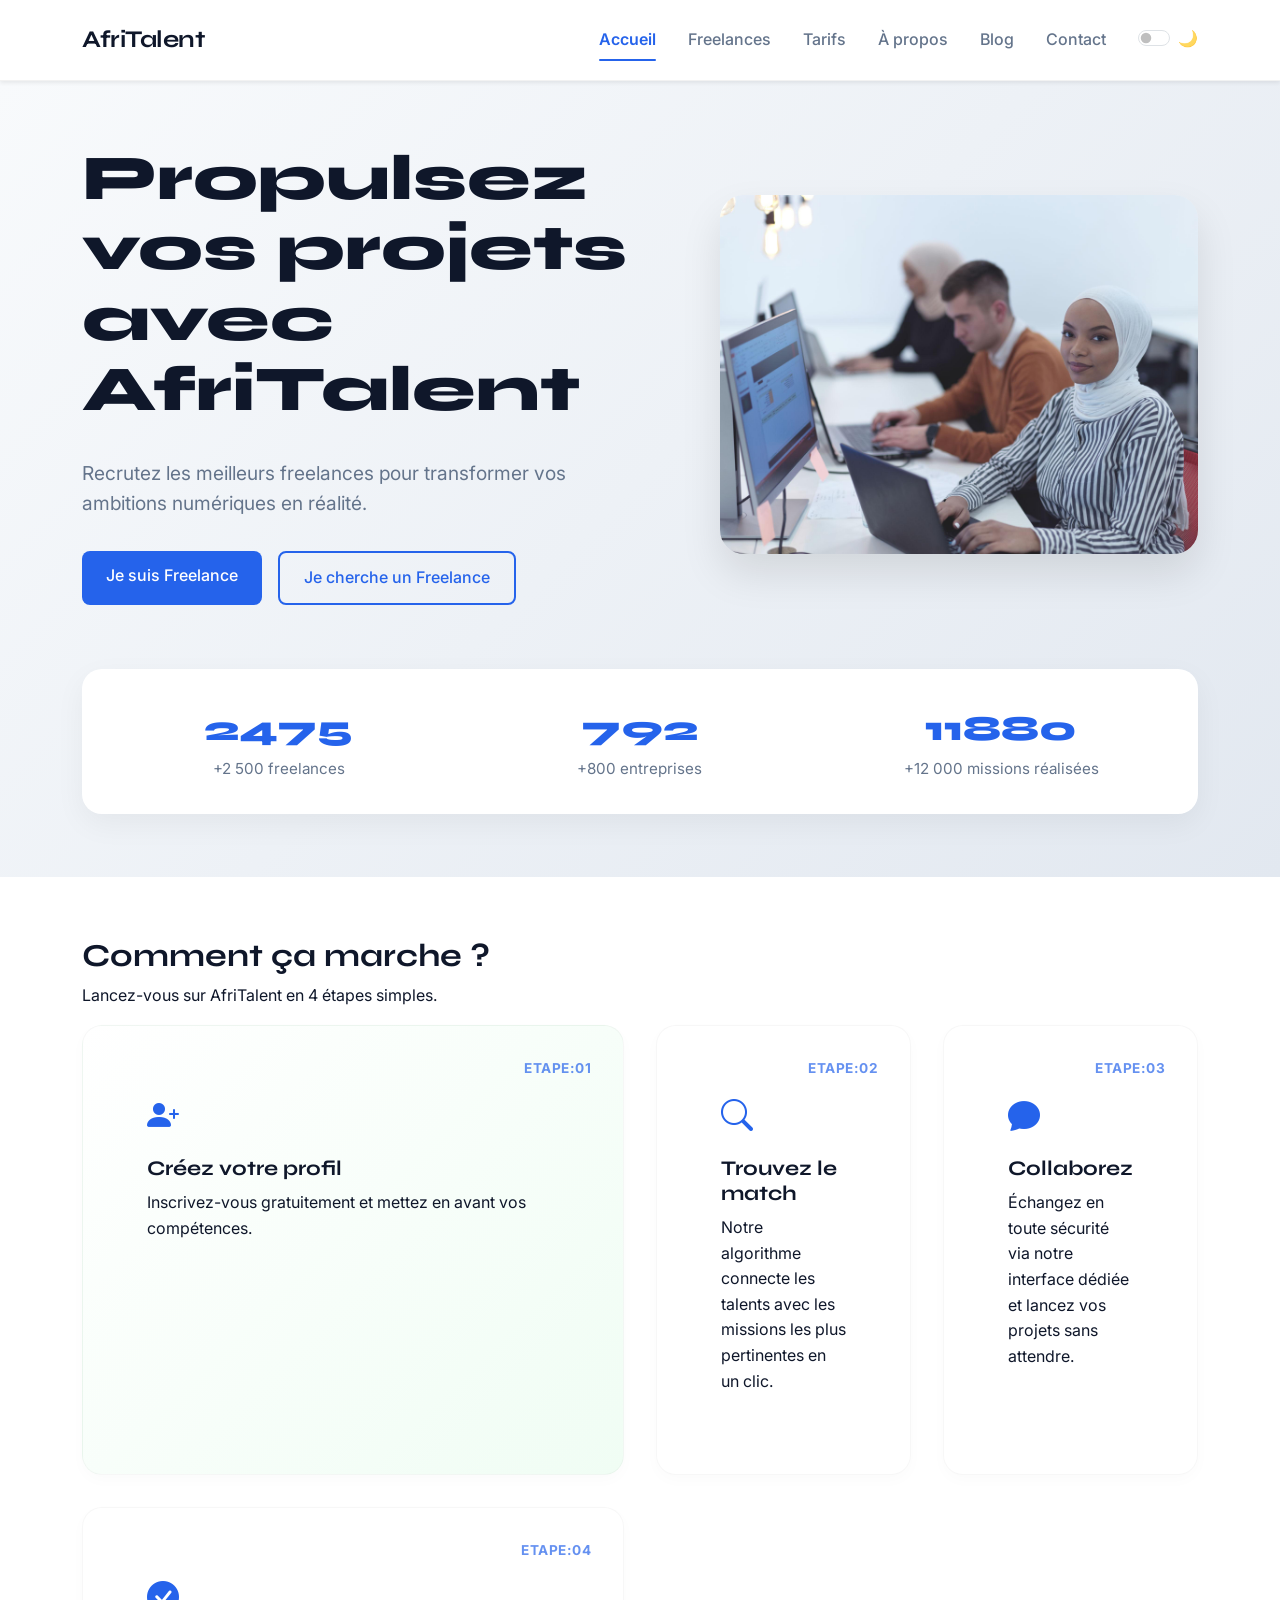
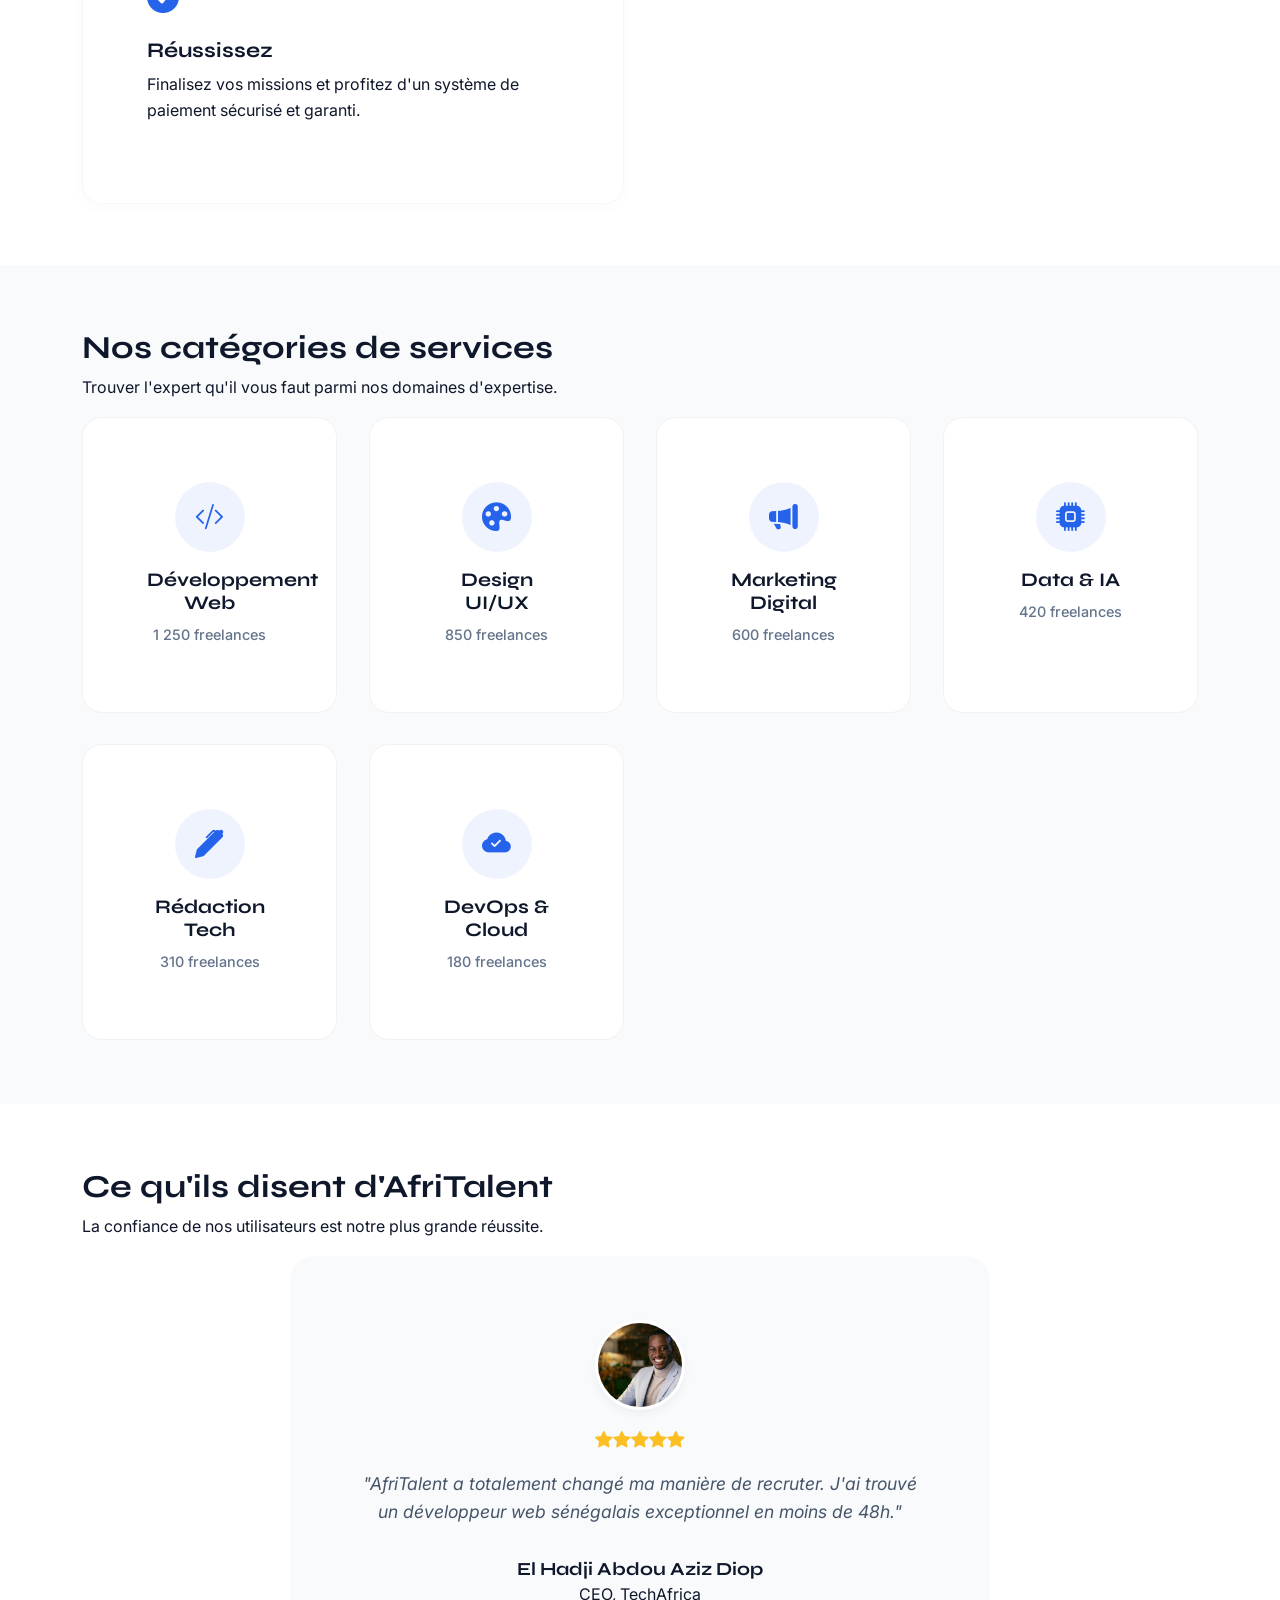
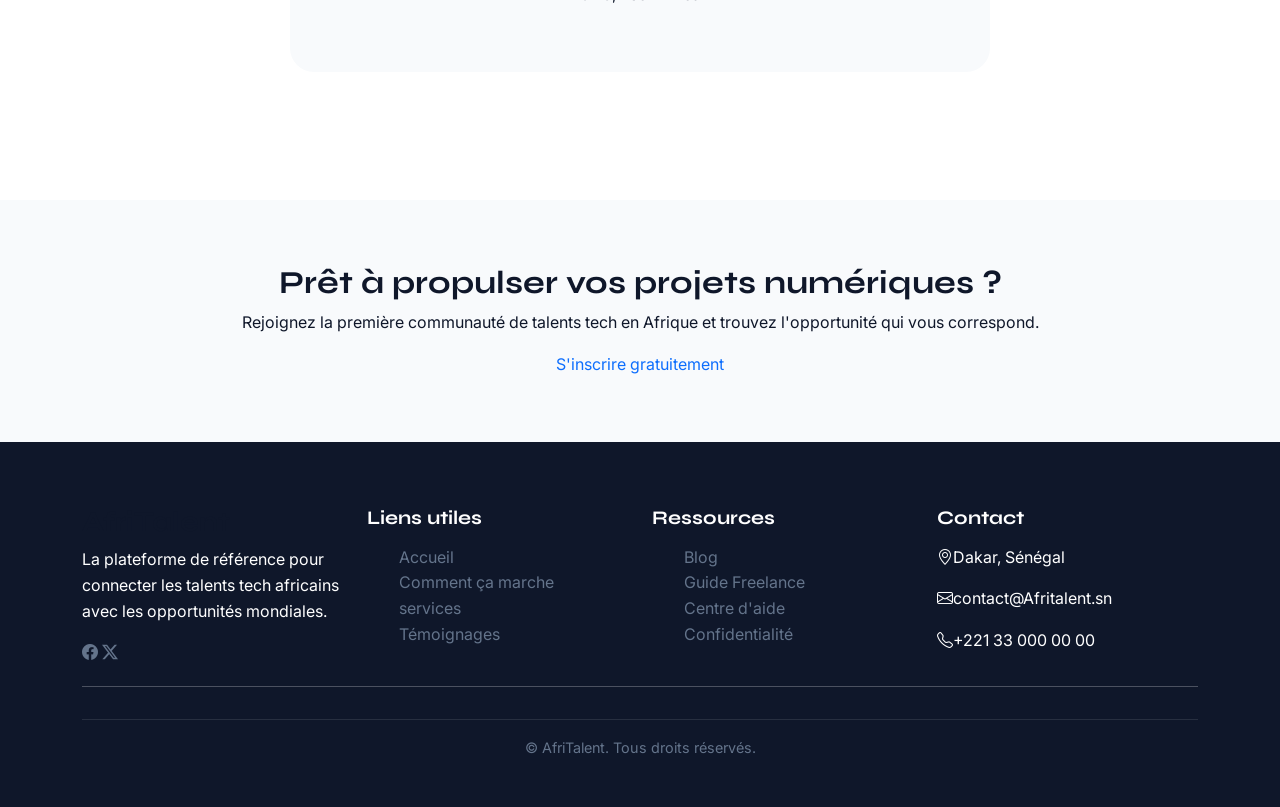
<file: index.html>
<!DOCTYPE html>
<html lang="fr">
<head>
    <meta charset="UTF-8">
    <meta name="viewport" content="width=device-width, initial-scale=1.0">
    <title>AfriTalent - Plateforme Freelance Tech en Afrique</title>

    <link rel="stylesheet" href="https://cdn.jsdelivr.net/npm/bootstrap-icons@1.11.0/font/bootstrap-icons.css">
    
    <link href="https://cdn.jsdelivr.net/npm/bootstrap@5.3.8/dist/css/bootstrap.min.css" rel="stylesheet" integrity="sha384-sRIl4kxILFvY47J16cr9ZwB07vP4J8+LH7qKQnuqkuIAvNWLzeN8tE5YBujZqJLB" crossorigin="anonymous">
    
    
    <link rel="stylesheet" type="text/css" href="css/style.css">
</head>

<body>
    <!-- ==================================== HEADER/NAVBAR ============================================ -->
    <header>
        <nav class="navbar navbar-expand-lg bg-body-tertiary fixed-top shadow-sm">
            <div class="container">
                <a class="navbar-brand" href="index.html">AfriTalent</a>
                <button class="navbar-toggler" type="button" data-bs-toggle="collapse" data-bs-target="#navbar" aria-controls="navbar" aria-expanded="false" aria-label="Toggle navigation">
                    <span class="navbar-toggler-icon"></span>
                </button> 
                <div class="collapse navbar-collapse" id="navbar">
                    <ul class="navbar-nav ms-auto mb-2 mb-lg-0"> 
                       <li class="nav-item"><a class="nav-link active" aria-current="page" href="index.html">Accueil</a></li>
                       <li class="nav-item"><a class="nav-link" href="freelances.html">Freelances</a></li>
                       <li class="nav-item"><a class="nav-link" href="tarifs.html">Tarifs</a></li>
                       <li class="nav-item"><a class="nav-link" href="about.html">À propos</a></li>
                       <li class="nav-item"><a class="nav-link" href="blog.html">Blog</a></li>
                       <li class="nav-item"><a class="nav-link" href="contact.html">Contact</a></li>
                

                    </ul>
                    <div class="form-check form-switch ms-3">
                        <input class="form-check-input" type="checkbox" id="theme-toggle" >
                        <label class="form-check-label text-muted" for="theme-toggle">🌙</label>
                    </div>
                </div>
            </div>

        </nav>
    </header>
    <main>
        <!-- ======================================= SECTION: HERO ============================================= -->         
            
        <section class="hero-section fade-in">
            <div class="container">
                <div class="hero-layout">
                    <div class="hero-content fade-in fade-delay-1">
                        <h1>Propulsez vos projets avec AfriTalent</h1>
                        <h2>Recrutez les meilleurs freelances pour transformer vos ambitions numériques en réalité.</h2>
                        <div class="hero-cta">
                            <a href="contact.html" class="freelance-cta"> Je suis Freelance</a>
                            <a href="freelances.html" class="client-cta">Je cherche un Freelance</a>
                        </div>
                    </div>
                    <div class="hero-image fade-in fade-delay-2">
                        <img src="images/hero.jpg" alt="image illustrant">
                    </div>
                    
                </div>
                <div class="stat-hero fade-in fade-delay-3">
                        
                        <div class="stat-item">
                            <span class="counter" data-target="2500">0</span>
                            <p>+2 500 freelances</p>
                        </div>
                        <div class="stat-item">
                            <span class="counter" data-target="800">0</span>
                            <p>+800 entreprises</p>
                        </div>
                        <div class="stat-item">
                            <span class="counter" data-target="12000">0</span>
                            <p>+12 000 missions réalisées</p>
                        </div>
                    </div>
            </div>
        </section>
        <!-- ===================================== SECTION: COMMENT ÇA MARCHE ========================================== -->
        <section id="function" class="function-section fade-in">
            <div class="container">
                <header class="header-section">
                    <h2>Comment ça marche ?</h2>
                    <p>Lancez-vous sur AfriTalent en 4 étapes simples.</p>
                </header>
                <div class="bento-grid fade-in fade-delay-1">
                    <div class=" bento-item etape1">
                        <i class="bi bi-person-plus-fill"></i><span class="etape-numero">Etape:01</span>
                        <h3>Créez votre profil</h3>
                        <p>Inscrivez-vous gratuitement et mettez en avant vos compétences.</p>
                    </div>
                    <div class="bento-item etape2 fade-in fade-delay-2">
                        <i class="bi bi-search"></i><span class="etape-numero">Etape:02</span>
                        <h3>Trouvez le match</h3>
                        <p>Notre algorithme connecte les talents avec les missions les plus pertinentes en un clic.</p>
                    </div>
                    <div class="bento-item etape3 fade-in fade-delay-3">
                        <i class="bi bi-chat-fill"></i><span class="etape-numero">Etape:03</span>
                        <h3>Collaborez</h3>
                        <p>Échangez en toute sécurité via notre interface dédiée et lancez vos projets sans attendre.</p>
                    </div>
                    <div class="bento-item etape4 fade-in fade-delay-4">
                        <i class="bi bi-check-circle-fill"></i><span class="etape-numero">Etape:04</span>
                        <h3>Réussissez</h3>
                        <p>Finalisez vos missions et profitez d'un système de paiement sécurisé et garanti.</p>
                    </div>
                </div>
            </div>
        <!-- =================================SECTION: CATÉGORIES DE SERVICES ================================================ -->

        </section>
        <section id="services" class="services-section">
            <div class="container">
                <header class="header-section">
                    <h2>Nos catégories de services</h2>
                    <p>Trouver l'expert qu'il vous faut parmi nos domaines d'expertise.</p>
                </header>
                <div class="services-grid">
                    <div class="category-card fade-in fade-delay-1">
                        <div class="icon-box">
                            <i class="bi bi-code-slash"></i>
                        </div>
                        <h3>Développement Web</h3>
                        <span class="freelance-count">1 250 freelances</span>
                    </div>
                    <div class="category-card fade-in fade-delay-2">
                        <div class="icon-box">
                            <i class="bi bi-palette-fill"></i>
                        </div>
                        <h3>Design UI/UX</h3>
                        <span class="freelance-count">850 freelances</span>
                    </div>
                    <div class="category-card fade-in fade-delay-3">
                        <div class="icon-box">
                            <i class="bi bi-megaphone-fill"></i>
                        </div>
                        <h3>Marketing Digital</h3>
                        <span class="freelance-count">600 freelances</span>
                    </div>
                    <div class="category-card fade-in fade-delay-4">
                        <div class="icon-box">
                            <i class="bi bi-cpu-fill"></i>
                        </div>
                        <h3>Data & IA</h3>
                        <span class="freelance-count">420 freelances</span>
                    </div>
                    <div class="category-card fade-in fade-delay-5">
                        <div class="icon-box">
                            <i class="bi bi-pen-fill"></i>
                        </div>
                        <h3>Rédaction Tech</h3>
                        <span class="freelance-count">310 freelances</span>
                    </div>
                    <div class="category-card fade-in fade-delay-6">
                        <div class="icon-box">
                            <i class="bi bi-cloud-check-fill"></i>
                        </div>
                        <h3>DevOps & Cloud</h3>
                        <span class="freelance-count">180 freelances</span>
                    </div>
                </div>
            </div>

        </section>
        <!-- ============================================ SECTION: TÉMOIGNAGES ================================================= -->
        <section id="testimonials" class="testimonials-section fade-in">
            <div class="container">
                <header>
                    <h2>Ce qu'ils disent d'AfriTalent</h2>
                    <p>La confiance de nos utilisateurs est notre plus grande réussite.</p>
                </header>

                <div id="testimonialCarousel" class="carousel slide" data-bs-ride="carousel">

                    <div class="carousel-indicators">
                        <button type="button" data-bs-target="#testimonialCarousel" data-bs-slide-to="0" class="active"></button>
                        <button type="button" data-bs-target="#testimonialCarousel" data-bs-slide-to="1"></button>
                        <button type="button" data-bs-target="#testimonialCarousel" data-bs-slide-to="2"></button>
                    </div>

                    <div class="carousel-inner">
                        <div class="carousel-item active">
                            <div class="testimonial-card">
                                <img src="images/Azizdiop.jpg" alt="Client 1" class="testimonial-img">
                                <div class="stars">
                                    <i class="bi bi-star-fill"></i><i class="bi bi-star-fill"></i><i class="bi bi-star-fill"></i><i class="bi bi-star-fill"></i><i class="bi bi-star-fill"></i>
                                </div>
                                <blockquote class="testimonial-text">
                                    "AfriTalent a totalement changé ma manière de recruter. J'ai trouvé un développeur web sénégalais exceptionnel en moins de 48h."
                                </blockquote>
                                <h4 class="testimonial-name">El Hadji Abdou Aziz Diop</h4>
                                <span class="testimonial-role">CEO, TechAfrica</span>
                            </div>
                        </div>

                        <div class="carousel-item">
                            <div class="testimonial-card">
                                <img src="images/Amymbaye.jpg" alt="Freelance 1" class="testimonial-img">
                                <div class="stars">
                                    <i class="bi bi-star-fill"></i><i class="bi bi-star-fill"></i><i class="bi bi-star-fill"></i><i class="bi bi-star-fill"></i><i class="bi bi-star-half"></i>
                                </div>
                                <blockquote class="testimonial-text">
                                    "En tant que designer UI/UX, j'ai pu collaborer sur des projets internationaux tout en restant à Dakar. Une plateforme sécurisée et fiable."
                                </blockquote>
                                <h4 class="testimonial-name">Amy Mbaye</h4>
                                <span class="testimonial-role">Freelance designer</span>
                            </div>
                        </div>
                        <div class="carousel-item">
                            <div class="testimonial-card">
                                <img src="images/SToure.jpg" alt="Client 2" class="testimonial-img">
                                <div class="stars">
                                    <i class="bi bi-star-fill"></i><i class="bi bi-star-fill"></i><i class="bi bi-star-fill"></i><i class="bi bi-star-fill"></i><i class="bi bi-star-fill"></i>
                                </div>
                                <blockquote class="testimonial-text">
                                    "Le système de paiement sécurisé me rassure énormément. Je recommande AfriTalent pour tout projet numérique sérieux."
                                </blockquote>
                                <h4 class="testimonial-name">Souleymane Toure</h4>
                                <span class="testimonial-role">Directeur Produit</span>
                            </div>
                        </div>
                    </div>

                    <button class="carousel-control-prev" type="button" data-bs-target="#testimonialCarousel" data-bs-slide="prev">
                        <span class="carousel-control-prev-icon"></span>
                    </button>

                    <button class="carousel-control-next" type="button" data-bs-target="#testimonialCarousel" data-bs-slide="next">
                        <span class="carousel-control-next-icon"></span>
                    </button>
                
                </div>
            </div>
        </section>
        <!-- =====================================SECTION:  APPEL À L'ACTION (CTA) =============================================-->

        <section id="cta" class="cta-section fade-in">
            <div class="container text-center">
                <div class="cta-content">
                    <h2>Prêt à propulser vos projets numériques ?</h2>
                    <p>Rejoignez la première communauté de talents tech en Afrique et trouvez l'opportunité qui vous correspond.</p>

                    <div class="cta-button">
                        <a href="#inscription" class="btn-cta">S'inscrire gratuitement</a>
                    </div>
                </div>
            </div>
        </section>
        <!--SECTION: FOOTER-->

        <footer class="footer-section">
            <div class="container">
                <div class="row">
                    <div class="col-md-3">
                        <div class="footer-brand">
                            <h3>AfriTalent</h3>
                            <p>La plateforme de référence pour connecter les talents tech africains avec les opportunités mondiales.</p>
                        </div>
                        <div class="social-icons">
                            <a href="#"><i class="bi bi-facebook"></i></a>
                            <a href="#"><i class="bi bi-twitter-x"></i></a>
                            <a href="#"><i class="bi bi-Linkedin"></i></a>
                        </div>
                    </div>
                    <div class="col-md-3">
                        <h4>Liens utiles</h4>
                        <ul class="footer-links">
                            <li><a href="#">Accueil</a></li>
                            <li><a href="#function">Comment ça marche</a></li>
                            <li><a href="#services">services</a></li>
                            <li><a href="#testimonials">Témoignages</a></li>
                        </ul>
                    </div>
                    <div class="col-md-3">
                        <h4>Ressources</h4>
                        <ul class="footer-links">
                            <li><a href="blog.html">Blog</a></li>
                            <li><a href="guide.html">Guide Freelance</a></li>
                            <li><a href="aide.html">Centre d'aide</a></li>
                            <li><a href="confidentialite.html">Confidentialité</a></li>
                        </ul>
                    </div>
                    <div class="col-md-3">
                        <h4>Contact</h4>
                        <p><i class="bi bi-geo-alt"></i>Dakar, Sénégal</p>
                        <p><i class="bi bi-envelope"></i>contact@Afritalent.sn</p>
                        <p><i class="bi bi-telephone"></i>+221 33 000 00 00</p>
                    </div>

                </div>
                <hr> <div class="footer-bottom text-center">
                    <p>&copy; <span id="currentYear"></span> AfriTalent. Tous droits réservés.</p>
                </div>
            </div>
        </footer>
        
    </main>

    <button id="backToTop">↑</button>

    <script src="js/main.js"></script>
    <script src="https://cdn.jsdelivr.net/npm/bootstrap@5.3.8/dist/js/bootstrap.bundle.min.js" integrity="sha384-FKyoEForCGlyvwx9Hj09JcYn3nv7wiPVlz7YYwJrWVcXK/BmnVDxM+D2scQbITxI" crossorigin="anonymous"></script>
</body>
</html>
</file>
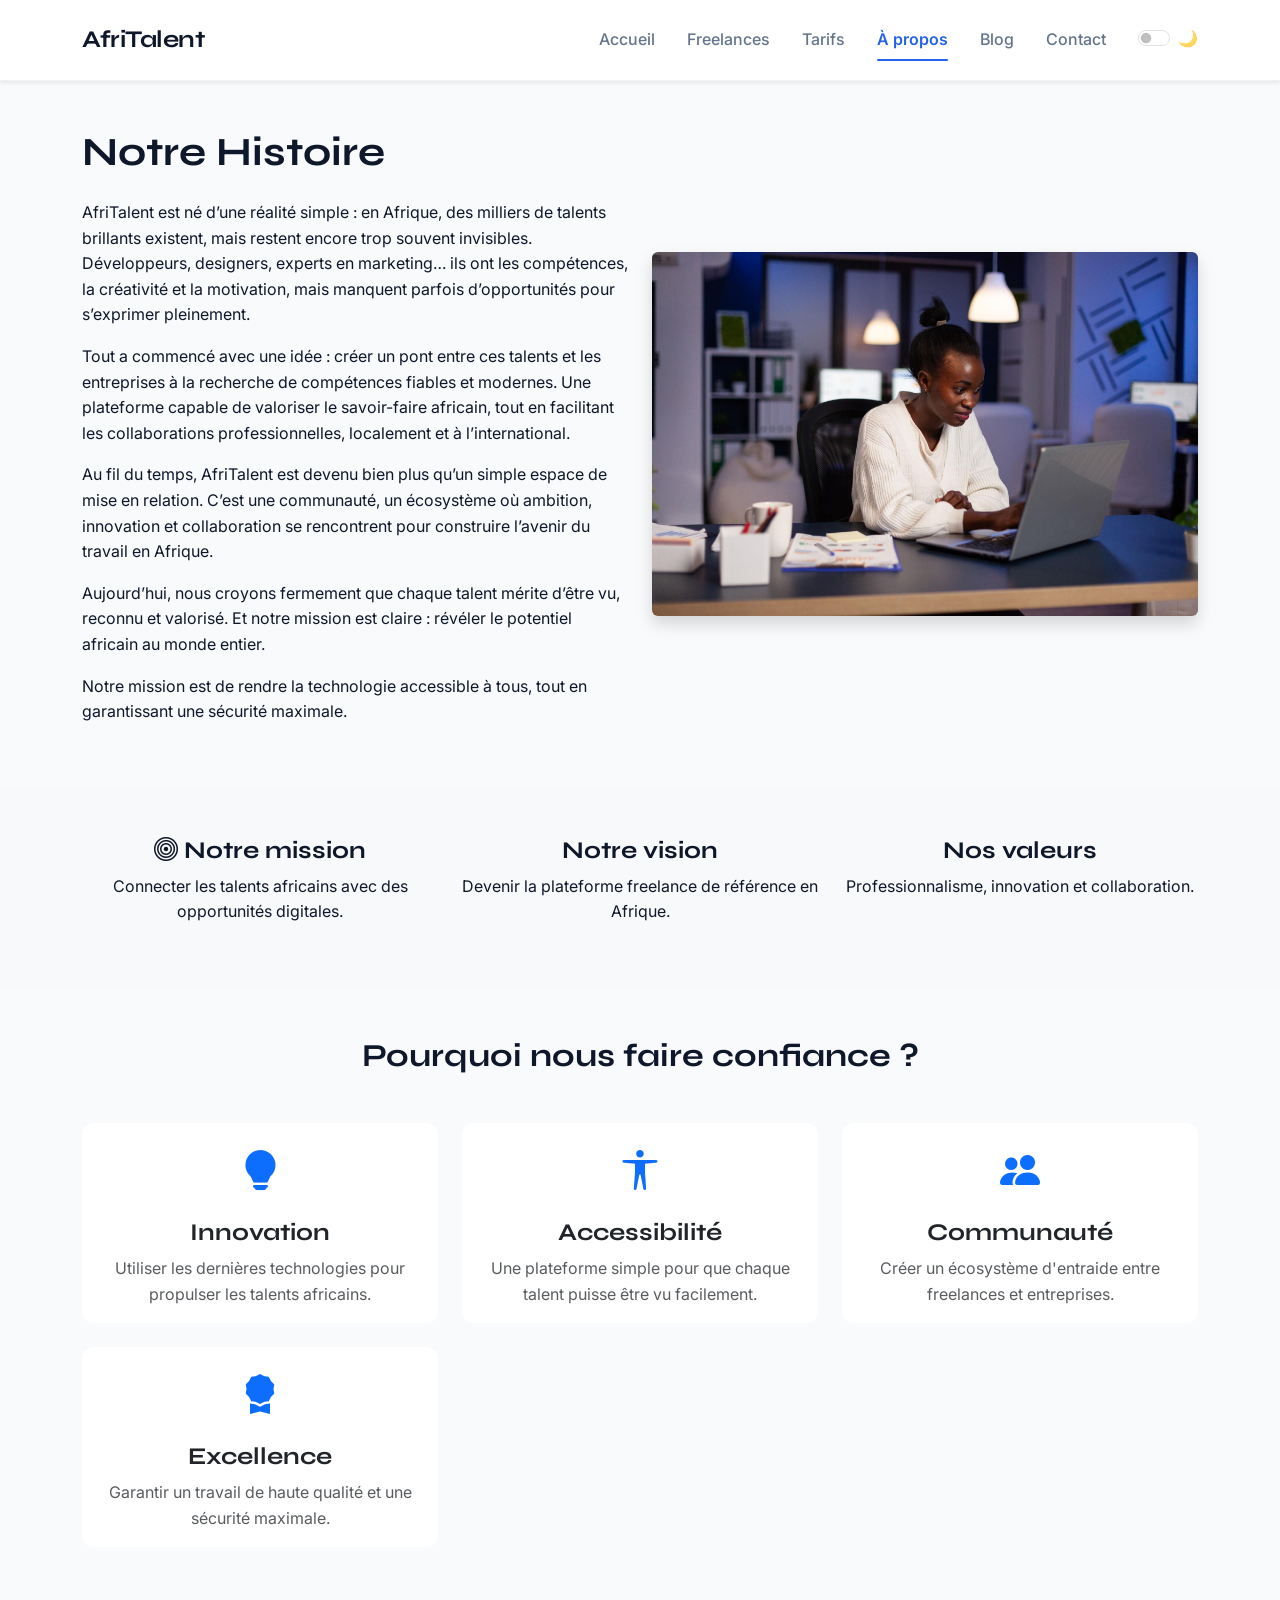
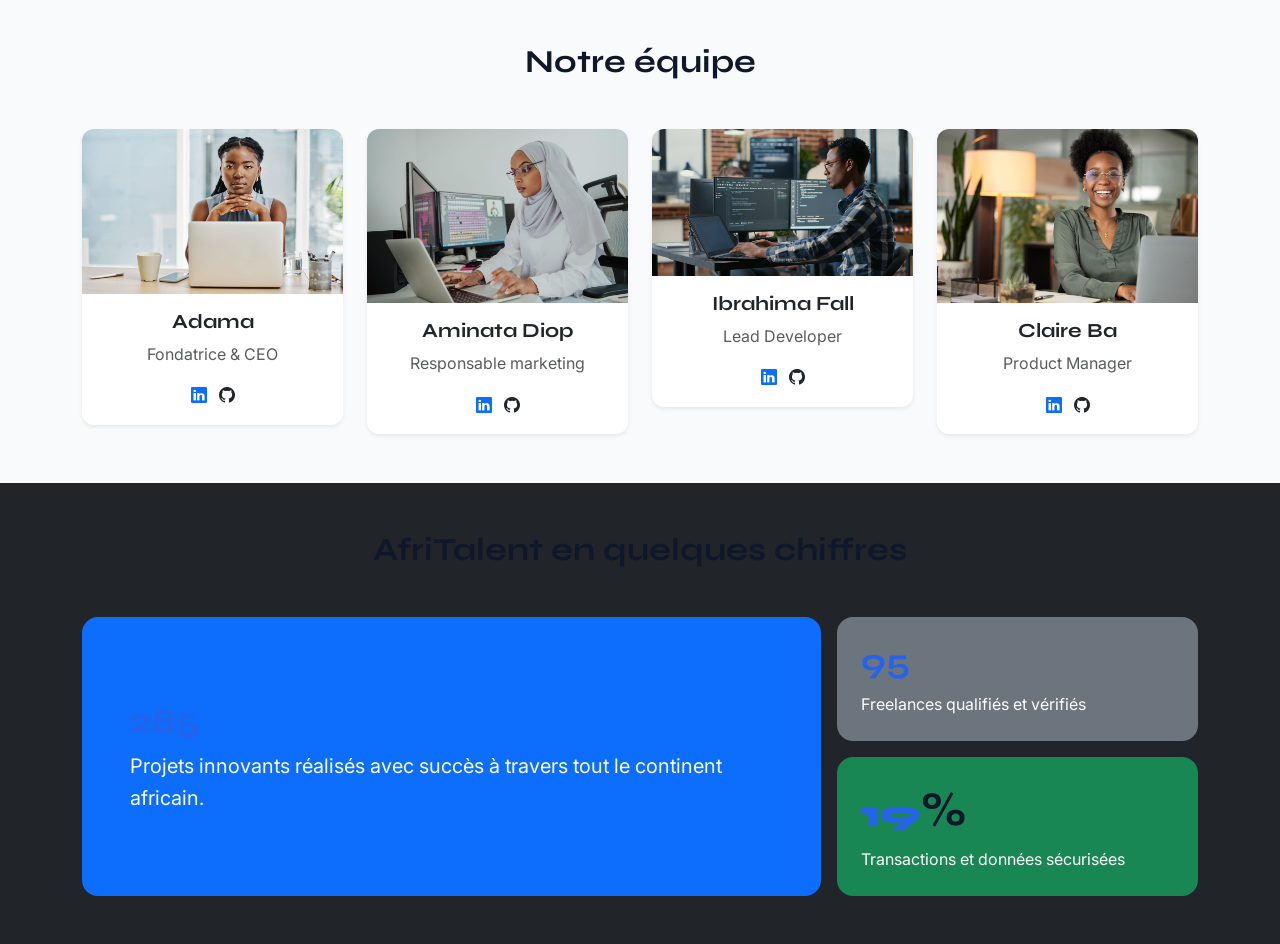
<file: about.html>
<!DOCTYPE html>
<html lang="fr">

<head>
    <meta charset="UTF-8">
    <meta name="viewport" content="width=device-width, initial-scale=1.0">
    <title>À Propos - AfriTalent</title>


    <link href="https://cdn.jsdelivr.net/npm/bootstrap@5.3.8/dist/css/bootstrap.min.css" rel="stylesheet"
        integrity="sha384-sRIl4kxILFvY47J16cr9ZwB07vP4J8+LH7qKQnuqkuIAvNWLzeN8tE5YBujZqJLB" crossorigin="anonymous">
    <link rel="stylesheet" href="https://cdn.jsdelivr.net/npm/bootstrap-icons@1.11.0/font/bootstrap-icons.css">

    <link rel="stylesheet" type="text/css" href="css/style.css">
</head>

<body>
    <!-- ===================================== NAVBAR/HEARDER ================================================== -->
    <header>
        <nav class="navbar navbar-expand-lg bg-body-tertiary fixed-top shadow-sm">
            <div class="container">
                <a class="navbar-brand" href="index.html">AfriTalent</a>
                <button class="navbar-toggler" type="button" data-bs-toggle="collapse" data-bs-target="#navbar"
                    aria-controls="navbar" aria-expanded="false" aria-label="Toggle navigation">
                    <span class="navbar-toggler-icon"></span>
                </button>
                <div class="collapse navbar-collapse" id="navbar">
                    <ul class="navbar-nav ms-auto mb-2 mb-lg-0">
                        <li class="nav-item"><a class="nav-link" href="index.html">Accueil</a></li>
                        <li class="nav-item"><a class="nav-link" href="freelances.html">Freelances</a></li>
                        <li class="nav-item"><a class="nav-link" href="tarifs.html">Tarifs</a></li>
                        <li class="nav-item"><a class="nav-link active" aria-current="page" href="about.html">À
                                propos</a></li>
                        <li class="nav-item"><a class="nav-link" href="blog.html">Blog</a></li>
                        <li class="nav-item"><a class="nav-link" href="contact.html">Contact</a></li>


                    </ul>
                    <div class="form-check form-switch ms-3">
                        <input class="form-check-input" type="checkbox" id="theme-toggle">
                        <label class="form-check-label text-muted" for="theme-toggle">🌙</label>
                    </div>
                </div>
            </div>

        </nav>
    </header>
    <!-- =================================== SECTION: Notre Histoire ================================================= -->

    <section class="histoire py-5">
        <div class="container">
            <div class="row align-items-center">
                <!--TEXTE-->
                <div class="col-md-6 fade-in fade-delay-1">
                    <h1 class="mb-4">Notre Histoire</h1>
                    <p>
                        AfriTalent est né d’une réalité simple : en Afrique, des milliers de talents brillants existent,
                        mais restent encore trop souvent invisibles. Développeurs, designers, experts en marketing… ils
                        ont les compétences, la créativité et la motivation, mais manquent parfois d’opportunités pour
                        s’exprimer pleinement.
                    </p>
                    <p>
                        Tout a commencé avec une idée : créer un pont entre ces talents et les entreprises à la
                        recherche de compétences fiables et modernes. Une plateforme capable de valoriser le
                        savoir-faire africain, tout en facilitant les collaborations professionnelles, localement et à
                        l’international.
                    </p>
                    <p>
                        Au fil du temps, AfriTalent est devenu bien plus qu’un simple espace de mise en relation. C’est
                        une communauté, un écosystème où ambition, innovation et collaboration se rencontrent pour
                        construire l’avenir du travail en Afrique.
                    </p>
                    <p>
                        Aujourd’hui, nous croyons fermement que chaque talent mérite d’être vu, reconnu et valorisé. Et
                        notre mission est claire : révéler le potentiel africain au monde entier.
                    </p>
                    <p>
                        Notre mission est de rendre la technologie accessible à tous, tout en garantissant une sécurité
                        maximale.
                    </p>
                </div>
                <!--PHOTO-->
                <div class="col-md-6 fade-in fade-delay-2">
                    <img src="images/notre-histoire.jpg" alt="Notre équipe au travail" class="img-fluid rounded shadow">
                </div>
            </div>
        </div>
    </section>
    <!-- ====================================== SECTION: Nos valeurs ============================================= -->
    <section class="py-5 bg-light fade-in">
        <div class="container">
            <div class="row text-center">

                <div class="col-12 col-md-4">
                    <h4><i class="bi bi-bullseye"></i> Notre mission</h4>
                    <p>Connecter les talents africains avec des opportunités digitales.</p>
                </div>

                <div class="col-12 col-md-4">
                    <h4>Notre vision</h4>
                    <p>Devenir la plateforme freelance de référence en Afrique.</p>
                </div>

                <div class="col-12 col-md-4">
                    <h4>Nos valeurs</h4>
                    <p>Professionnalisme, innovation et collaboration.</p>
                </div>

            </div>
        </div>
    </section>
    <!-- ==================================== Section Valeurs Détaillées ========================================= -->
    <section class="nos-valeurs py-5 fade-in">
        <div class="container text-center">
            <h2 class="mb-5">Pourquoi nous faire confiance ?</h2>
            <div class="row g-4">
                <!-- Innovation -->
                <div class="col-12 col-md-4">
                    <div class="card h-100 border-0">
                        <div class="card-body">
                            <i class="bi bi-lightbulb-fill text-primary fs-1"></i>
                            <h4 class="card-title mt-3">Innovation</h4>
                            <p class="card-text text-muted">Utiliser les dernières technologies pour propulser les
                                talents africains.</p>
                        </div>
                    </div>
                </div>

                <!-- Accessibilité -->
                <div class="col-12 col-md-4">
                    <div class="card h-100 border-0">
                        <div class="card-body">
                            <i class="bi bi-universal-access text-primary fs-1"></i>
                            <h4 class="card-title mt-3">Accessibilité</h4>
                            <p class="card-text text-muted">Une plateforme simple pour que chaque talent puisse être vu
                                facilement.</p>
                        </div>
                    </div>
                </div>

                <!-- Communauté -->
                <div class="col-12 col-md-4">
                    <div class="card h-100 border-0">
                        <div class="card-body">
                            <i class="bi bi-people-fill text-primary fs-1"></i>
                            <h4 class="card-title mt-3">Communauté</h4>
                            <p class="card-text text-muted">Créer un écosystème d'entraide entre freelances et
                                entreprises.</p>
                        </div>
                    </div>
                </div>

                <!-- Excellence -->
                <div class="col-12 col-md-4">
                    <div class="card h-100 border-0">
                        <div class="card-body">
                            <i class="bi bi-award-fill text-primary fs-1"></i>
                            <h4 class="card-title mt-3">Excellence</h4>
                            <p class="card-text text-muted">Garantir un travail de haute qualité et une sécurité
                                maximale.</p>
                        </div>
                    </div>
                </div>
            </div>
        </div>
    </section>
    <!-- ======================================== SECTION: L'équipe ================================================= -->
    <section class="py-5">
        <div class="container">
            <h2 class="text-center mb-5">Notre équipe</h2>

            <div class="row g-4">
                <div class="col-12 col-md-6 col-lg-3">
                    <div class="card text-center border-0 shadow-sm fade-in fade-delay-1">
                        <img src="images/adama.jpg" class="card-img-top" alt="Fondatrice">
                        <div class="card-body">
                            <h5 class="card-title">Adama</h5>
                            <p class="card-text text-muted">Fondatrice & CEO</p>
                            <div class="reseaux-sociaux">
                                <a href="#" class="text-primary me-2"><i class="bi bi-linkedin"></i></a>
                                <a href="#" class="text-dark"><i class="bi bi-github"></i></a>
                            </div>
                        </div>
                    </div>
                </div>
                <div class="col-12 col-md-6 col-lg-3">
                    <div class="card text-center border-0 shadow-sm fade-in fade-delay-2">
                        <img src="images/aminata-diop.jpg" class="card-img-top" alt="Responsable marketing">
                        <div class="card-body">
                            <h5 class="card-title">Aminata Diop</h5>
                            <p class="card-text text-muted">Responsable marketing</p>
                            <div class="reseaux-sociaux">
                                <a href="#" class="text-primary me-2"><i class="bi bi-linkedin"></i></a>
                                <a href="#" class="text-dark"><i class="bi bi-github"></i></a>
                            </div>
                        </div>
                    </div>
                </div>
                <div class="col-12 col-md-6 col-lg-3">
                    <div class="card text-center border-0 shadow-sm fade-in fade-delay-3">
                        <img src="images/ibrahima-fall.jpj.jpg" class="card-img-top" alt="Développeur principal">
                        <div class="card-body">
                            <h5 class="card-title">Ibrahima Fall</h5>
                            <p class="card-text text-muted">Lead Developer</p>
                            <div class="reseaux-sociaux">
                                <a href="#" class="text-primary me-2"><i class="bi bi-linkedin"></i></a>
                                <a href="#" class="text-dark"><i class="bi bi-github"></i></a>
                            </div>
                        </div>
                    </div>
                </div>
                <div class="col-12 col-md-6 col-lg-3">
                    <div class="card text-center border-0 shadow-sm fade-in fade-delay-4">
                        <img src="images/claire-ba.jpg" class="card-img-top" alt="Responsable produit">
                        <div class="card-body">
                            <h5 class="card-title">Claire Ba</h5>
                            <p class="card-text text-muted">Product Manager</p>
                            <div class="reseaux-sociaux">
                                <a href="#" class="text-primary me-2"><i class="bi bi-linkedin"></i></a>
                                <a href="#" class="text-dark"><i class="bi bi-github"></i></a>
                            </div>
                        </div>
                    </div>
                </div>
            </div>
        </div>
    </section>
    <!-- ====================================== SECTION: Chiffres clés ================================================= -->
    <section class="chiffres-cles py-5 bg-dark text-white fade-in">
        <div class="container">
            <h2 class="text-center mb-5">AfriTalent en quelques chiffres</h2>
            <div class="row g-3">
                <div class="col-md-8">
                    <div class="bg-primary p-5 rounded-4 h-100 d-flex flex-column justify-content-center">
                        <h3 class="display-3 fw-bold counter" data-target="1500">0</h3>
                        <p class="fs-5 mb-0">Projets innovants réalisés avec succès à travers tout le continent
                            africain.</p>
                    </div>
                </div>
                <div class="col-md-4">
                    <div class="bg-secondary p-4 rounded-4 mb-3">
                        <h3 class="display-5 fw-bold counter" data-target="500">0</h3>
                        <p class="mb-0 text-light-50">Freelances qualifiés et vérifiés</p>
                    </div>
                    <div class="bg-success p-4 rounded-4">
                        <h3 class="display-5 fw-bold">
                            <span class="counter" data-target="100">0</span>%
                        </h3>
                        <p class="mb-0">Transactions et données sécurisées</p>
                    </div>
                </div>
            </div>
        </div>
    </section>
    <button id="backToTop">↑</button>
    <script src="js/main.js"></script>
    <script src="https://cdn.jsdelivr.net/npm/bootstrap@5.3.8/dist/js/bootstrap.bundle.min.js"
        integrity="sha384-FKyoEForCGlyvwx9Hj09JcYn3nv7wiPVlz7YYwJrWVcXK/BmnVDxM+D2scQbITxI"
        crossorigin="anonymous"></script>
</body>

</html>
</file>
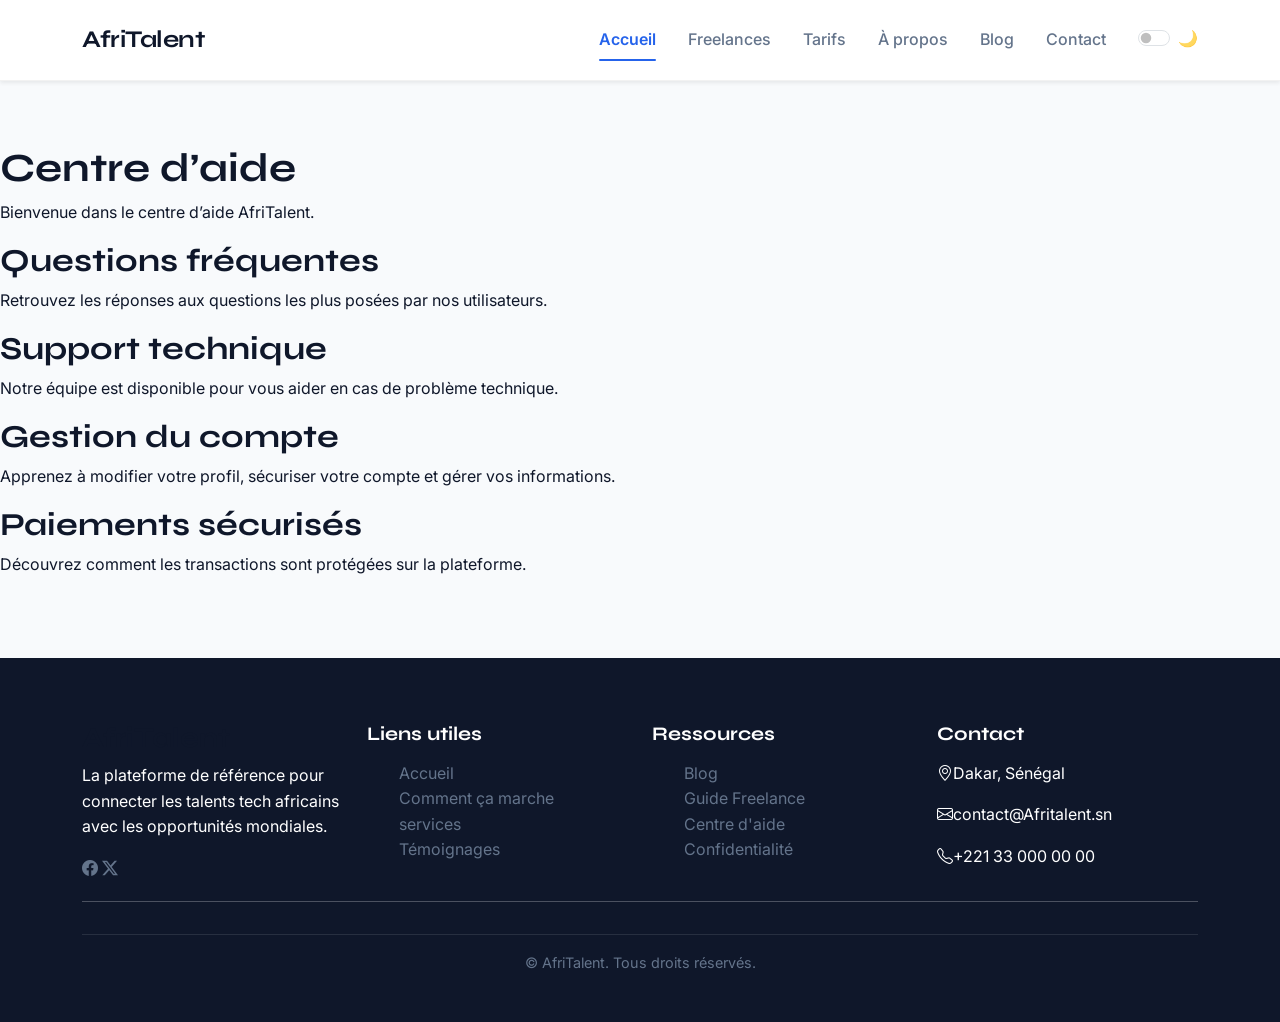
<file: aide.html>
<!DOCTYPE html>
<html lang="fr">

<head>
    <meta charset="UTF-8">
    <meta name="viewport" content="width=device-width, initial-scale=1.0">
    <title>AfriTalent - Plateforme Freelance Tech en Afrique</title>

    <link rel="stylesheet" href="https://cdn.jsdelivr.net/npm/bootstrap-icons@1.11.0/font/bootstrap-icons.css">

    <link href="https://cdn.jsdelivr.net/npm/bootstrap@5.3.8/dist/css/bootstrap.min.css" rel="stylesheet"
        integrity="sha384-sRIl4kxILFvY47J16cr9ZwB07vP4J8+LH7qKQnuqkuIAvNWLzeN8tE5YBujZqJLB" crossorigin="anonymous">


    <link rel="stylesheet" type="text/css" href="css/style.css">
</head>

<body>
    <!-- ==================================== HEADER/NAVBAR ============================================ -->
    <header>
        <nav class="navbar navbar-expand-lg bg-body-tertiary fixed-top shadow-sm">
            <div class="container">
                <a class="navbar-brand fw-bold" href="index.html">AfriTalent</a>
                <button class="navbar-toggler" type="button" data-bs-toggle="collapse" data-bs-target="#navbar"
                    aria-controls="navbar" aria-expanded="false" aria-label="Toggle navigation">
                    <span class="navbar-toggler-icon"></span>
                </button>
                <div class="collapse navbar-collapse" id="navbar">
                    <ul class="navbar-nav ms-auto mb-2 mb-lg-0">
                        <li class="nav-item"><a class="nav-link active" aria-current="page"
                                href="index.html">Accueil</a></li>
                        <li class="nav-item"><a class="nav-link" href="freelances.html">Freelances</a></li>
                        <li class="nav-item"><a class="nav-link" href="tarifs.html">Tarifs</a></li>
                        <li class="nav-item"><a class="nav-link" href="about.html">À propos</a></li>
                        <li class="nav-item"><a class="nav-link" href="blog.html">Blog</a></li>
                        <li class="nav-item"><a class="nav-link" href="contact.html">Contact</a></li>


                    </ul>
                    <div class="form-check form-switch ms-3">
                        <input class="form-check-input" type="checkbox" id="theme-toggle">
                        <label class="form-check-label text-muted" for="theme-toggle">🌙</label>
                    </div>
                </div>
            </div>

        </nav>
    </header>
    <main>
        <section>
            <h1>Centre d’aide</h1>
            <p>Bienvenue dans le centre d’aide AfriTalent.</p>

            <h2>Questions fréquentes</h2>
            <p>Retrouvez les réponses aux questions les plus posées par nos utilisateurs.</p>

            <h2>Support technique</h2>
            <p>Notre équipe est disponible pour vous aider en cas de problème technique.</p>

            <h2>Gestion du compte</h2>
            <p>Apprenez à modifier votre profil, sécuriser votre compte et gérer vos informations.</p>

            <h2>Paiements sécurisés</h2>
            <p>Découvrez comment les transactions sont protégées sur la plateforme.</p>
        </section>

        <footer class="footer-section">
            <div class="container">
                <div class="row">
                    <div class="col-md-3">
                        <div class="footer-brand">
                            <h3>AfriTalent</h3>
                            <p>La plateforme de référence pour connecter les talents tech africains avec les
                                opportunités mondiales.</p>
                        </div>
                        <div class="social-icons">
                            <a href="#"><i class="bi bi-facebook"></i></a>
                            <a href="#"><i class="bi bi-twitter-x"></i></a>
                            <a href="#"><i class="bi bi-Linkedin"></i></a>
                        </div>
                    </div>
                    <div class="col-md-3">
                        <h4>Liens utiles</h4>
                        <ul class="footer-links">
                            <li><a href="index.html#">Accueil</a></li>
                            <li><a href="index.html#function">Comment ça marche</a></li>
                            <li><a href="index.html#services">services</a></li>
                            <li><a href="index.html#testimonials">Témoignages</a></li>
                        </ul>
                    </div>
                    <div class="col-md-3">
                        <h4>Ressources</h4>
                        <ul class="footer-links">
                            <li><a href="blog.html">Blog</a></li>
                            <li><a href="guide.html">Guide Freelance</a></li>
                            <li><a href="aide.html">Centre d'aide</a></li>
                            <li><a href="confidentialite.html">Confidentialité</a></li>
                        </ul>
                    </div>
                    <div class="col-md-3">
                        <h4>Contact</h4>
                        <p><i class="bi bi-geo-alt"></i>Dakar, Sénégal</p>
                        <p><i class="bi bi-envelope"></i>contact@Afritalent.sn</p>
                        <p><i class="bi bi-telephone"></i>+221 33 000 00 00</p>
                    </div>

                </div>
                <hr>
                <div class="footer-bottom text-center">
                    <p>&copy; <span id="currentYear"></span> AfriTalent. Tous droits réservés.</p>
                </div>
            </div>
        </footer>

    </main>

    <button id="backToTop">↑</button>

    <script src="js/main.js"></script>
    <script src="https://cdn.jsdelivr.net/npm/bootstrap@5.3.8/dist/js/bootstrap.bundle.min.js"
        integrity="sha384-FKyoEForCGlyvwx9Hj09JcYn3nv7wiPVlz7YYwJrWVcXK/BmnVDxM+D2scQbITxI"
        crossorigin="anonymous"></script>
</body>

</html>
</file>
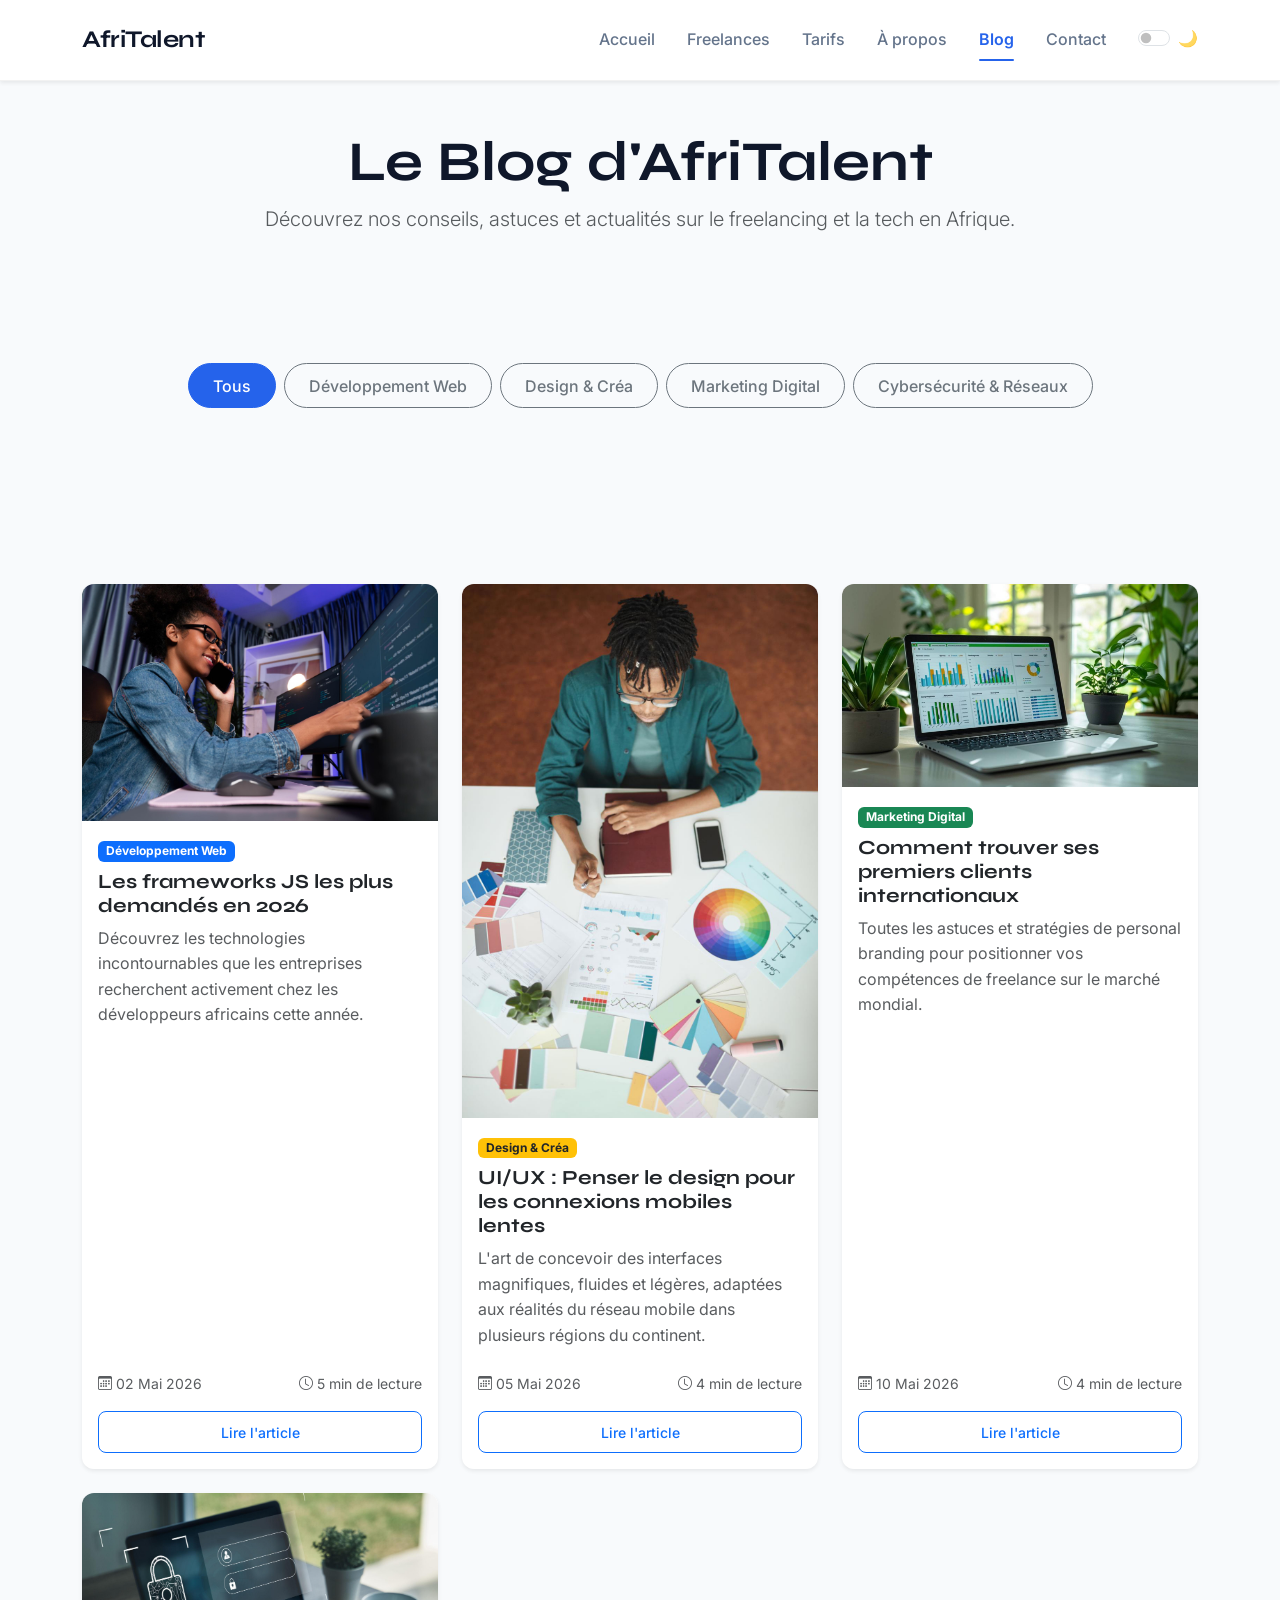
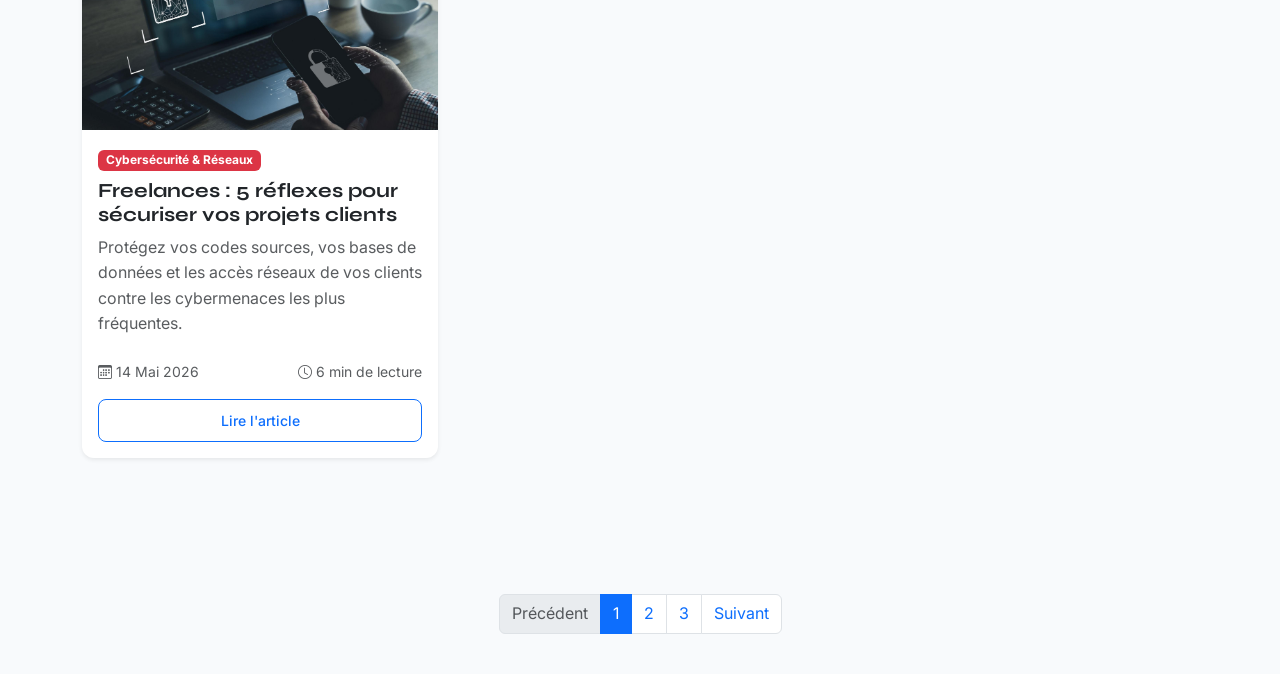
<file: blog.html>
<!DOCTYPE html>
<html lang="fr">
<head>
    <meta charset="UTF-8">
    <meta name="viewport" content="width=device-width, initial-scale=1.0">
    <title>Blog - AfriTalent</title>

    <link href="https://cdn.jsdelivr.net/npm/bootstrap@5.3.8/dist/css/bootstrap.min.css" rel="stylesheet">
    <link rel="stylesheet" href="https://cdn.jsdelivr.net/npm/bootstrap-icons@1.11.0/font/bootstrap-icons.css">
    <link rel="stylesheet" type="text/css" href="css/style.css">
</head>
<body>
    <!-- ================================== NAVBAR/HEARDER ========================================================= -->

    <header>
        <nav class="navbar navbar-expand-lg bg-body-tertiary fixed-top shadow-sm">
            <div class="container">
                <a class="navbar-brand" href="index.html">AfriTalent</a>
                <button class="navbar-toggler" type="button" data-bs-toggle="collapse" data-bs-target="#navbar" aria-controls="navbar" aria-expanded="false" aria-label="Toggle navigation">
                    <span class="navbar-toggler-icon"></span>
                </button>
                <div class="collapse navbar-collapse" id="navbar">
                    <ul class="navbar-nav ms-auto mb-2 mb-lg-0">
                       <li class="nav-item"><a class="nav-link" href="index.html">Accueil</a></li>
                       <li class="nav-item"><a class="nav-link" href="freelances.html">Freelances</a></li>
                       <li class="nav-item"><a class="nav-link" href="tarifs.html">Tarifs</a></li>
                       <li class="nav-item"><a class="nav-link" href="about.html">À propos</a></li>
                       <li class="nav-item"><a class="nav-link active" aria-current="page" href="blog.html">Blog</a></li>
                       <li class="nav-item"><a class="nav-link" href="contact.html">Contact</a></li>
                    </ul>
                    <div class="form-check form-switch ms-3">
                        <input class="form-check-input" type="checkbox" id="theme-toggle">
                        <label class="form-check-label text-muted" for="theme-toggle">🌙</label>
                    </div>
                </div>
            </div>
        </nav>
    </header>

    <main class="container">
        
        <section class="text-center py-5">
            <h1 class="display-4 fw-bold">Le Blog d'AfriTalent</h1>
            <p class="lead text-muted">Découvrez nos conseils, astuces et actualités sur le freelancing et la tech en Afrique.</p>
        </section>
        <!-- ============================== SECTION: LES DIFFERENTES CATEGORIES ========================================= -->
        <section class="categories mb-5 fade-in">
            <div class="d-flex flex-wrap justify-content-center gap-2">
                <button type="button" class="btn btn-primary rounded-pill px-4">Tous</button>
                <button type="button" class="btn btn-outline-secondary rounded-pill px-4">Développement Web</button>
                <button type="button" class="btn btn-outline-secondary rounded-pill px-4">Design & Créa</button>
                <button type="button" class="btn btn-outline-secondary rounded-pill px-4">Marketing Digital</button>
                <button type="button" class="btn btn-outline-secondary rounded-pill px-4">Cybersécurité & Réseaux</button>
            </div>
        </section>
        <!-- =================================== SECTION: CATEGORIES DETAILLES ============================================== -->
        <section class="articles mb-5 fade-in">
            <div class="row g-4">
                <!--Développement Web-->
        
                <div class="col-12 col-md-4 fade-in fade-delay-1">
                    <div class="card h-100 border-0 shadow-sm">
                        <img src="images/blog-tech.jpg" class="card-img-top" alt="Code-sur-un-écran">
                        <div class="card-body">
                            <span class="badge bg-primary mb-2">Développement Web</span>
                            <h5 class="card-title fw-bold">Les frameworks JS les plus demandés en 2026</h5>
                            <p class="card-text text-muted">Découvrez les technologies incontournables que les entreprises recherchent activement chez les développeurs africains cette année.</p>
                        </div>
                        <div class="card-footer bg-transparent border-0 pb-3">
                            <div class="d-flex justify-content-between align-items-center small text-muted mb-3">
                                <span><i class="bi bi-calendar3"></i> 02 Mai 2026</span>
                                <span><i class="bi bi-clock"></i> 5 min de lecture</span>
                            </div>
                            <a href="#" class="btn btn-outline-primary btn-sm w-100">Lire l'article</a>
                        </div>
                    </div>
                </div>
                <!--Design & Créa-->
                <div class="col-12 col-md-4 fade-in fade-delay-2">
                    <div class="card h-100 border-0 shadow-sm">
                        <img src="images/blog-design.jpg" class="card-img-top" alt="Maquettes-de-design-sur-tablette">
                        <div class="card-body">
                            <span class="badge bg-warning text-dark mb-2">Design & Créa</span>
                            <h5 class="card-title fw-bold">UI/UX : Penser le design pour les connexions mobiles lentes</h5>
                            <p class="card-text text-muted">L'art de concevoir des interfaces magnifiques, fluides et légères, adaptées aux réalités du réseau mobile dans plusieurs régions du continent.</p>
                        </div>
                        <div class="card-footer bg-transparent border-0 pb-3">
                            <div class="d-flex justify-content-between align-items-center small text-muted mb-3">
                                <span><i class="bi bi-calendar3"></i> 05 Mai 2026</span>
                                <span><i class="bi bi-clock"></i> 4 min de lecture</span>
                            </div>
                            <a href="#" class="btn btn-outline-primary btn-sm w-100">Lire l'article</a>
                        </div>
                    </div>
                </div>
                <!--Marketing Digital-->
                <div class="col-12 col-md-4 fade-in fade-delay-3">
                    <div class="card h-100 border-0 shadow-sm">
                        <img src="images/blog-marketing.jpg" class="card-img-top" alt="Stratégie-marketing">
                        <div class="card-body">
                            <span class="badge bg-success mb-2">Marketing Digital</span>
                            <h5 class="card-title fw-bold">Comment trouver ses premiers clients internationaux</h5>
                            <p class="card-text text-muted">Toutes les astuces et stratégies de personal branding pour positionner vos compétences de freelance sur le marché mondial.</p>
                        </div>
                        <div class="card-footer bg-transparent border-0 pb-3">
                            <div class="d-flex justify-content-between align-items-center small text-muted mb-3">
                                <span><i class="bi bi-calendar3"></i> 10 Mai 2026</span>
                                <span><i class="bi bi-clock"></i> 4 min de lecture</span>
                            </div>
                            <a href="#" class="btn btn-outline-primary btn-sm w-100">Lire l'article</a>
                        </div>
                    </div>
                </div>
                <!--Cybersécurité & Réseaux-->

                <div class="col-12 col-md-4 fade-in fade-delay-4">
                    <div class="card h-100 border-0 shadow-sm">
                        <img src="images/blog-cyber.jpg" class="card-img-top" alt="Sécurité-informatique-informatique">
                        <div class="card-body">
                            <span class="badge bg-danger mb-2">Cybersécurité & Réseaux</span>
                            <h5 class="card-title fw-bold">Freelances : 5 réflexes pour sécuriser vos projets clients</h5>
                            <p class="card-text text-muted">Protégez vos codes sources, vos bases de données et les accès réseaux de vos clients contre les cybermenaces les plus fréquentes.</p>
                        </div>
                        <div class="card-footer bg-transparent border-0 pb-3">
                            <div class="d-flex justify-content-between align-items-center small text-muted mb-3">
                                <span><i class="bi bi-calendar3"></i> 14 Mai 2026</span>
                                <span><i class="bi bi-clock"></i> 6 min de lecture</span>
                            </div>
                            <a href="#" class="btn btn-outline-primary btn-sm w-100">Lire l'article</a>
                        </div>
                    </div>
                </div>
            </div>
        </section>
        <!-- =============================== SECTION: NAVIGATION DES PAGES =================================================== -->
        <nav aria-label="Navigation des articles du blog" class="py-4">
            <ul class="pagination justify-content-center">
                <li class="page-item disabled">
                    <span class="page-link">Précédent</span>
                </li>
                
                <li class="page-item active" aria-current="page">
                    <span class="page-link">1</span>
                </li>
                <li class="page-item"><a class="page-link" href="#">2</a></li>
                <li class="page-item"><a class="page-link" href="#">3</a></li>
                
                <li class="page-item">
                    <a class="page-link" href="#">Suivant</a>
                </li>
            </ul>
        </nav>

    </main>
    <button id="backToTop">↑</button>

    <script src="js/main.js"></script>
    <script src="https://cdn.jsdelivr.net/npm/bootstrap@5.3.8/dist/js/bootstrap.bundle.min.js"></script>
</body>
</html>
</file>
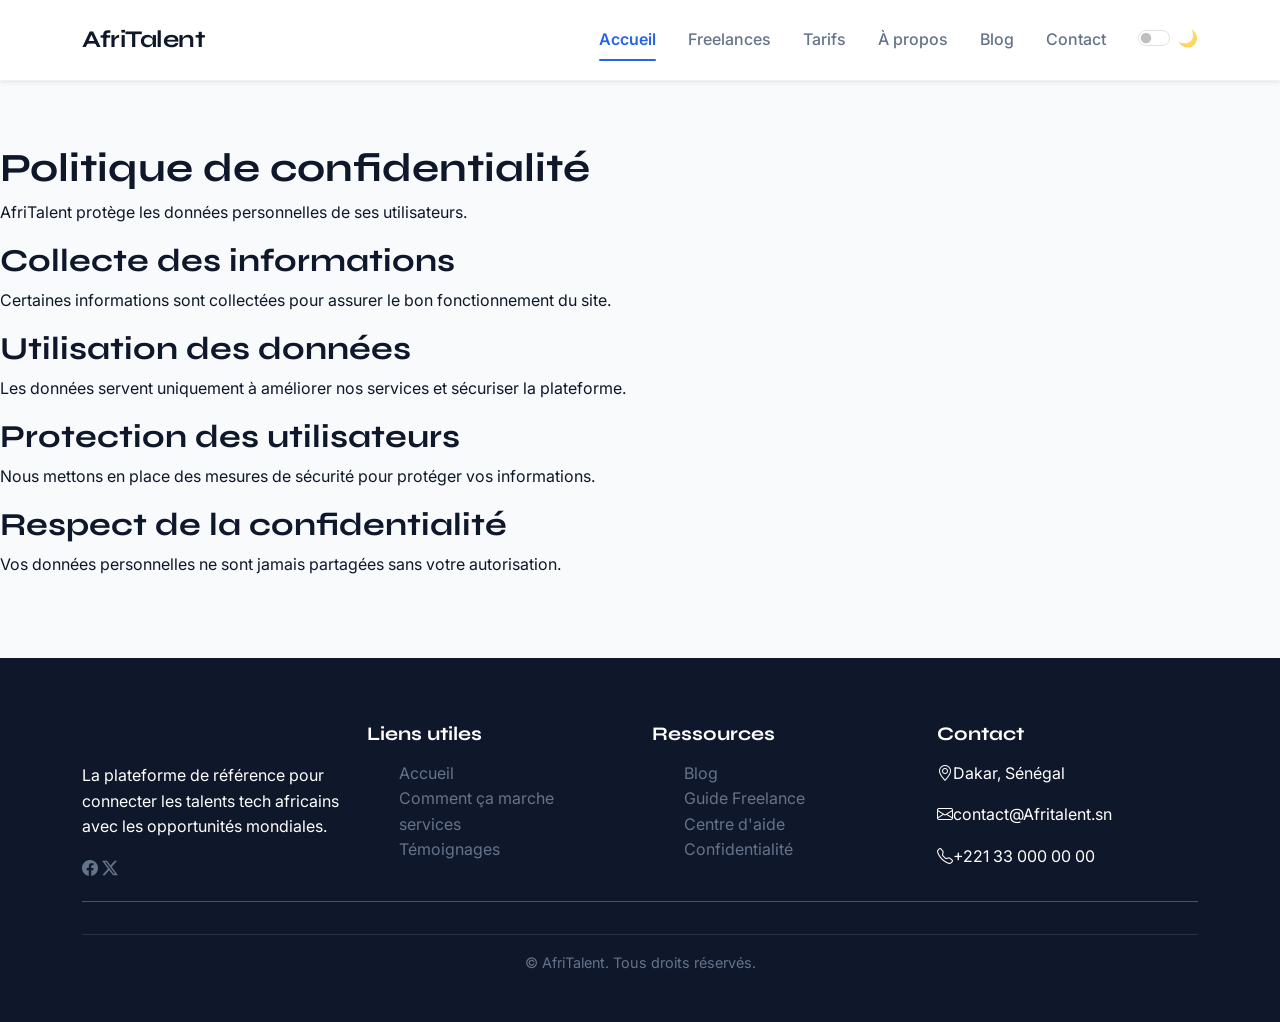
<file: confidentialite.html>
<!DOCTYPE html>
<html lang="fr">

<head>
    <meta charset="UTF-8">
    <meta name="viewport" content="width=device-width, initial-scale=1.0">
    <title>AfriTalent - Plateforme Freelance Tech en Afrique</title>

    <link rel="stylesheet" href="https://cdn.jsdelivr.net/npm/bootstrap-icons@1.11.0/font/bootstrap-icons.css">

    <link href="https://cdn.jsdelivr.net/npm/bootstrap@5.3.8/dist/css/bootstrap.min.css" rel="stylesheet"
        integrity="sha384-sRIl4kxILFvY47J16cr9ZwB07vP4J8+LH7qKQnuqkuIAvNWLzeN8tE5YBujZqJLB" crossorigin="anonymous">


    <link rel="stylesheet" type="text/css" href="css/style.css">
</head>

<body>
    <!-- ==================================== HEADER/NAVBAR ============================================ -->
    <header>
        <nav class="navbar navbar-expand-lg bg-body-tertiary fixed-top shadow-sm">
            <div class="container">
                <a class="navbar-brand fw-bold" href="index.html">AfriTalent</a>
                <button class="navbar-toggler" type="button" data-bs-toggle="collapse" data-bs-target="#navbar"
                    aria-controls="navbar" aria-expanded="false" aria-label="Toggle navigation">
                    <span class="navbar-toggler-icon"></span>
                </button>
                <div class="collapse navbar-collapse" id="navbar">
                    <ul class="navbar-nav ms-auto mb-2 mb-lg-0">
                        <li class="nav-item"><a class="nav-link active" aria-current="page"
                                href="index.html">Accueil</a></li>
                        <li class="nav-item"><a class="nav-link" href="freelances.html">Freelances</a></li>
                        <li class="nav-item"><a class="nav-link" href="tarifs.html">Tarifs</a></li>
                        <li class="nav-item"><a class="nav-link" href="about.html">À propos</a></li>
                        <li class="nav-item"><a class="nav-link" href="blog.html">Blog</a></li>
                        <li class="nav-item"><a class="nav-link" href="contact.html">Contact</a></li>


                    </ul>
                    <div class="form-check form-switch ms-3">
                        <input class="form-check-input" type="checkbox" id="theme-toggle">
                        <label class="form-check-label text-muted" for="theme-toggle">🌙</label>
                    </div>
                </div>
            </div>

        </nav>
    </header>
    <main>
        <section>
            <h1>Politique de confidentialité</h1>
            <p>AfriTalent protège les données personnelles de ses utilisateurs.</p>

            <h2>Collecte des informations</h2>
            <p>Certaines informations sont collectées pour assurer le bon fonctionnement du site.</p>

            <h2>Utilisation des données</h2>
            <p>Les données servent uniquement à améliorer nos services et sécuriser la plateforme.</p>

            <h2>Protection des utilisateurs</h2>
            <p>Nous mettons en place des mesures de sécurité pour protéger vos informations.</p>

            <h2>Respect de la confidentialité</h2>
            <p>Vos données personnelles ne sont jamais partagées sans votre autorisation.</p>
        </section>

        <footer class="footer-section">
            <div class="container">
                <div class="row">
                    <div class="col-md-3">
                        <div class="footer-brand">
                            <h3>AfriTalent</h3>
                            <p>La plateforme de référence pour connecter les talents tech africains avec les
                                opportunités mondiales.</p>
                        </div>
                        <div class="social-icons">
                            <a href="#"><i class="bi bi-facebook"></i></a>
                            <a href="#"><i class="bi bi-twitter-x"></i></a>
                            <a href="#"><i class="bi bi-Linkedin"></i></a>
                        </div>
                    </div>
                    <div class="col-md-3">
                        <h4>Liens utiles</h4>
                        <ul class="footer-links">
                            <li><a href="index.html#">Accueil</a></li>
                            <li><a href="index.html#function">Comment ça marche</a></li>
                            <li><a href="index.html#services">services</a></li>
                            <li><a href="index.html#testimonials">Témoignages</a></li>
                        </ul>
                    </div>
                    <div class="col-md-3">
                        <h4>Ressources</h4>
                        <ul class="footer-links">
                            <li><a href="blog.html">Blog</a></li>
                            <li><a href="guide.html">Guide Freelance</a></li>
                            <li><a href="aide.html">Centre d'aide</a></li>
                            <li><a href="confidentialite.html">Confidentialité</a></li>
                        </ul>
                    </div>
                    <div class="col-md-3">
                        <h4>Contact</h4>
                        <p><i class="bi bi-geo-alt"></i>Dakar, Sénégal</p>
                        <p><i class="bi bi-envelope"></i>contact@Afritalent.sn</p>
                        <p><i class="bi bi-telephone"></i>+221 33 000 00 00</p>
                    </div>

                </div>
                <hr>
                <div class="footer-bottom text-center">
                    <p>&copy; <span id="currentYear"></span> AfriTalent. Tous droits réservés.</p>
                </div>
            </div>
        </footer>

    </main>

    <button id="backToTop">↑</button>

    <script src="js/main.js"></script>
    <script src="https://cdn.jsdelivr.net/npm/bootstrap@5.3.8/dist/js/bootstrap.bundle.min.js"
        integrity="sha384-FKyoEForCGlyvwx9Hj09JcYn3nv7wiPVlz7YYwJrWVcXK/BmnVDxM+D2scQbITxI"
        crossorigin="anonymous"></script>
</body>

</html>
</file>
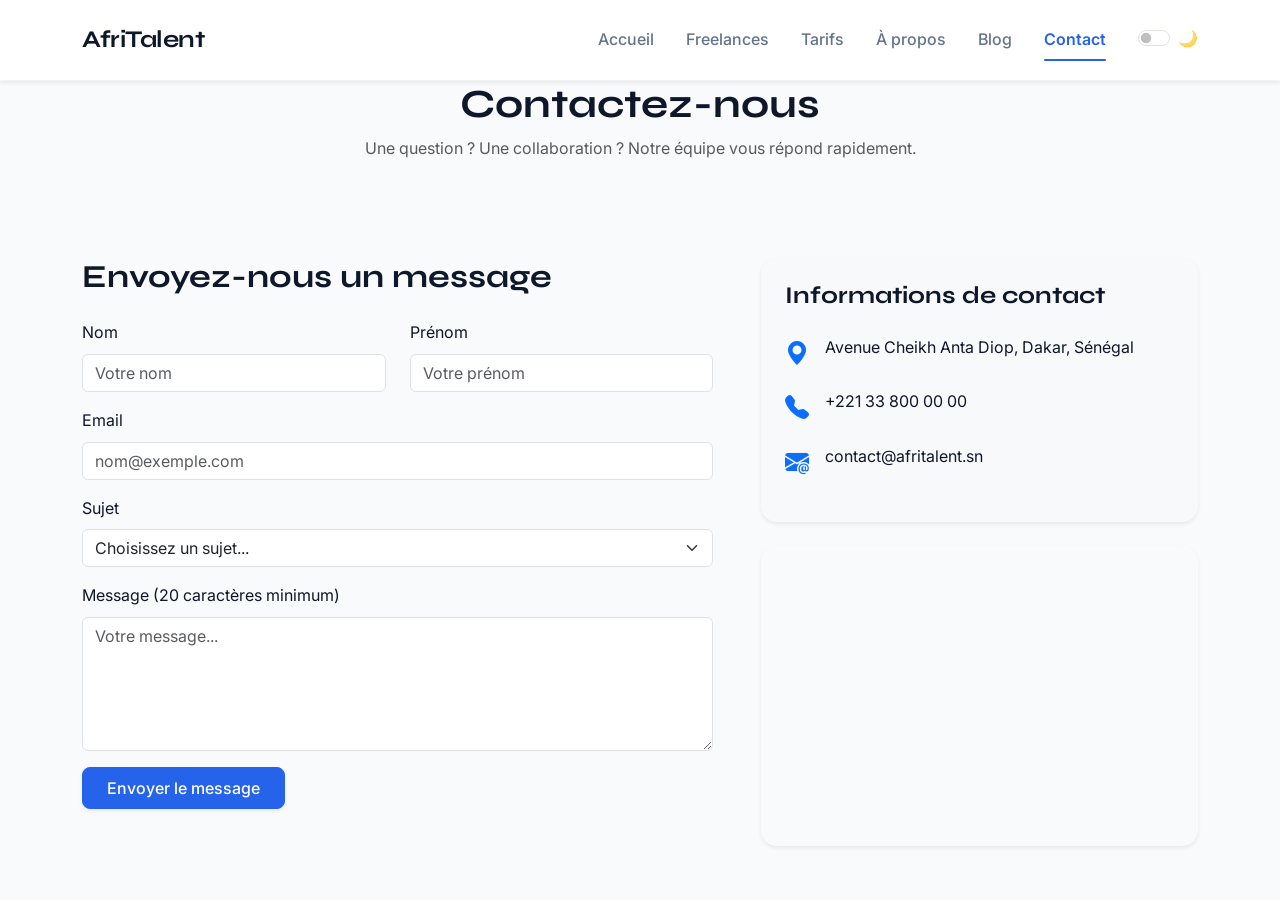
<file: contact.html>
<!DOCTYPE html>
<html lang="fr">
<head>
    <meta charset="UTF-8">
    <meta name="viewport" content="width=device-width, initial-scale=1.0">
    <title>Contactez-nous - AfriTalent</title>

    <link rel="stylesheet" href="https://cdn.jsdelivr.net/npm/bootstrap-icons@1.11.0/font/bootstrap-icons.css">
    <link href="https://cdn.jsdelivr.net/npm/bootstrap@5.3.8/dist/css/bootstrap.min.css" rel="stylesheet" integrity="sha384-sRIl4kxILFvY47J16cr9ZwB07vP4J8+LH7qKQnuqkuIAvNWLzeN8tE5YBujZqJLB" crossorigin="anonymous">
    
    
    <link rel="stylesheet" type="text/css" href="css/style.css">
</head>

<body>
    <!-- ====================================NAVBAR/HEARDER ====================================================== -->
    <header>
        <nav class="navbar navbar-expand-lg bg-body-tertiary fixed-top shadow-sm">
            <div class="container">
                <a class="navbar-brand" href="index.html">AfriTalent</a>
                <button class="navbar-toggler" type="button" data-bs-toggle="collapse" data-bs-target="#navbar" aria-controls="navbar" aria-expanded="false" aria-label="Toggle navigation">
                    <span class="navbar-toggler-icon"></span>
                </button>
                <div class="collapse navbar-collapse" id="navbar">
                    <ul class="navbar-nav ms-auto mb-2 mb-lg-0">
                       <li class="nav-item"><a class="nav-link" href="index.html">Accueil</a></li>
                       <li class="nav-item"><a class="nav-link"  href="freelances.html">Freelances</a></li>
                       <li class="nav-item"><a class="nav-link" href="tarifs.html">Tarifs</a></li>
                       <li class="nav-item"><a class="nav-link" href="about.html">À propos</a></li>
                       <li class="nav-item"><a class="nav-link" href="blog.html">Blog</a></li>
                       <li class="nav-item"><a class="nav-link active" aria-current="page" href="contact.html">Contact</a></li>
                

                    </ul>
                    <div class="form-check form-switch ms-3">
                        <input class="form-check-input" type="checkbox" id="theme-toggle">
                        <label class="form-check-label text-muted" for="theme-toggle">🌙</label>
                    </div>
                </div>
            </div>

        </nav>
    </header>
    <main class="container">
        <div class="text-center mb-5 fade-in">
            <h1>Contactez-nous</h1>
            <p class="text-muted">
                Une question ? Une collaboration ? Notre équipe vous répond rapidement.
            </p>
        </div>
        <section class="py-5">
            <div class="row g-5">
            
                <div class="col-md-7 fade-in fade-delay-1">
                    <h2 class="mb-4">Envoyez-nous un message</h2>
                
                    <div id="success-message" class="alert alert-success d-none shadow-sm">
                        <i class="bi bi-check-circle-fill"></i> Merci ! Votre message a été envoyé avec succès.
                    </div>
                    <!-- =============================== SECTION: Formulaire de contact ==================================== -->
                    <!--contact-form: Validation JavaScript côté client-->

                    <form id="contact-form" novalidate>
                    
                        <div class="row">
                            <div class="col-md-6 mb-3">
                                <label for="nom" class="form-label">Nom</label>
                                <input type="text" class="form-control" id="nom" placeholder="Votre nom" required>
                                <div class="text-danger small" id="error-nom"></div>
                            </div>
                            <div class="col-md-6 mb-3">
                                <label for="prenom" class="form-label">Prénom</label>
                                <input type="text" class="form-control" id="prenom" placeholder="Votre prénom" required>
                                <div class="text-danger small" id="error-prenom"></div>
                            </div>
                        </div>
                        <div class="mb-3">
                            <label for="email" class="form-label">Email</label>
                            <input type="email" class="form-control" id="email" placeholder="nom@exemple.com" required>
                            <div class="text-danger small" id="error-email"></div>
                        </div>

                        <div class="mb-3">
                            <label for="sujet" class="form-label">Sujet</label>
                            <select class="form-select" id="sujet" required>
                                <option value="">Choisissez un sujet...</option>
                                <option value="recrutement">Recrutement</option>
                                <option value="support">Support technique</option>
                                <option value="partenariat">Partenariat</option>
                                <option value="autre">Autre</option>
                            </select>
                            <div class="text-danger small" id="error-sujet"></div>
                        </div>

                        <div class="mb-3">
                            <label for="message" class="form-label">Message (20 caractères minimum)</label>
                            <textarea class="form-control" id="message" rows="5" placeholder="Votre message..." required></textarea>
                            <div class="text-danger small" id="error-message"></div>
                        </div>

                        <button type="submit" class="btn btn-primary px-4 py-2 shadow-sm">Envoyer le message</button>

                    </form>
                </div>

                <div class="col-md-5">
                    <!--SECTION: Informations de contact-->
                    <div class="bg-light p-4 rounded-4 shadow-sm mb-4 fade-in fade-delay-2">
                        <h4 class="mb-4">Informations de contact</h4>
    
                        <div class="d-flex mb-3">
                            <i class="bi bi-geo-alt-fill text-primary me-3 fs-4"></i>
                            <p class="mb-0">Avenue Cheikh Anta Diop, Dakar, Sénégal</p>
                        </div>
    
                        <div class="d-flex mb-3">
                            <i class="bi bi-telephone-fill text-primary me-3 fs-4"></i>
                            <p class="mb-0">+221 33 800 00 00</p>
                        </div>
    
                        <div class="d-flex mb-3">
                            <i class="bi bi-envelope-at-fill text-primary me-3 fs-4"></i>
                            <p class="mb-0">contact@afritalent.sn</p>
                        </div>
                    </div>
                    <!-- ========================== SECTION: Carte Google Maps intégrée (iframe) ================================ -->

                    <div class="rounded-4 overflow-hidden shadow-sm fade-in fade-delay-3" style="height: 300px;">
                        <iframe 
                            src="https://www.google.com/maps/embed?pb=!1m18!1m12!1m3!1d3859.3477148003666!2d-17.477543225890538!3d14.693046375440788!2m3!1f0!2f0!3f0!3m2!1i1024!2i768!4f13.1!3m3!1m2!1s0xec1726a4b1f63ef%3A0xad5285fb79308be7!2sAvenue+Cheikh+Anta+Diop%2C+Dakar!5e0!3m2!1sfr!2snn!4v1710000000000!5m2!1sfr!2snn" 
                            style="border: 0; width: 100%; height: 100%;" allowfullscreen="" loading="lazy" referrerpolicy="no-referrer-when-downgrade">
                        </iframe>
                    </div>
                </div>

            </div>
        </section>
    </main>
    <button id="backToTop">↑</button>


    <script src="js/main.js"></script>
    <script src="https://cdn.jsdelivr.net/npm/bootstrap@5.3.8/dist/js/bootstrap.bundle.min.js" integrity="sha384-FKyoEForCGlyvwx9Hj09JcYn3nv7wiPVlz7YYwJrWVcXK/BmnVDxM+D2scQbITxI" crossorigin="anonymous"></script>
</body>
</html>
</file>
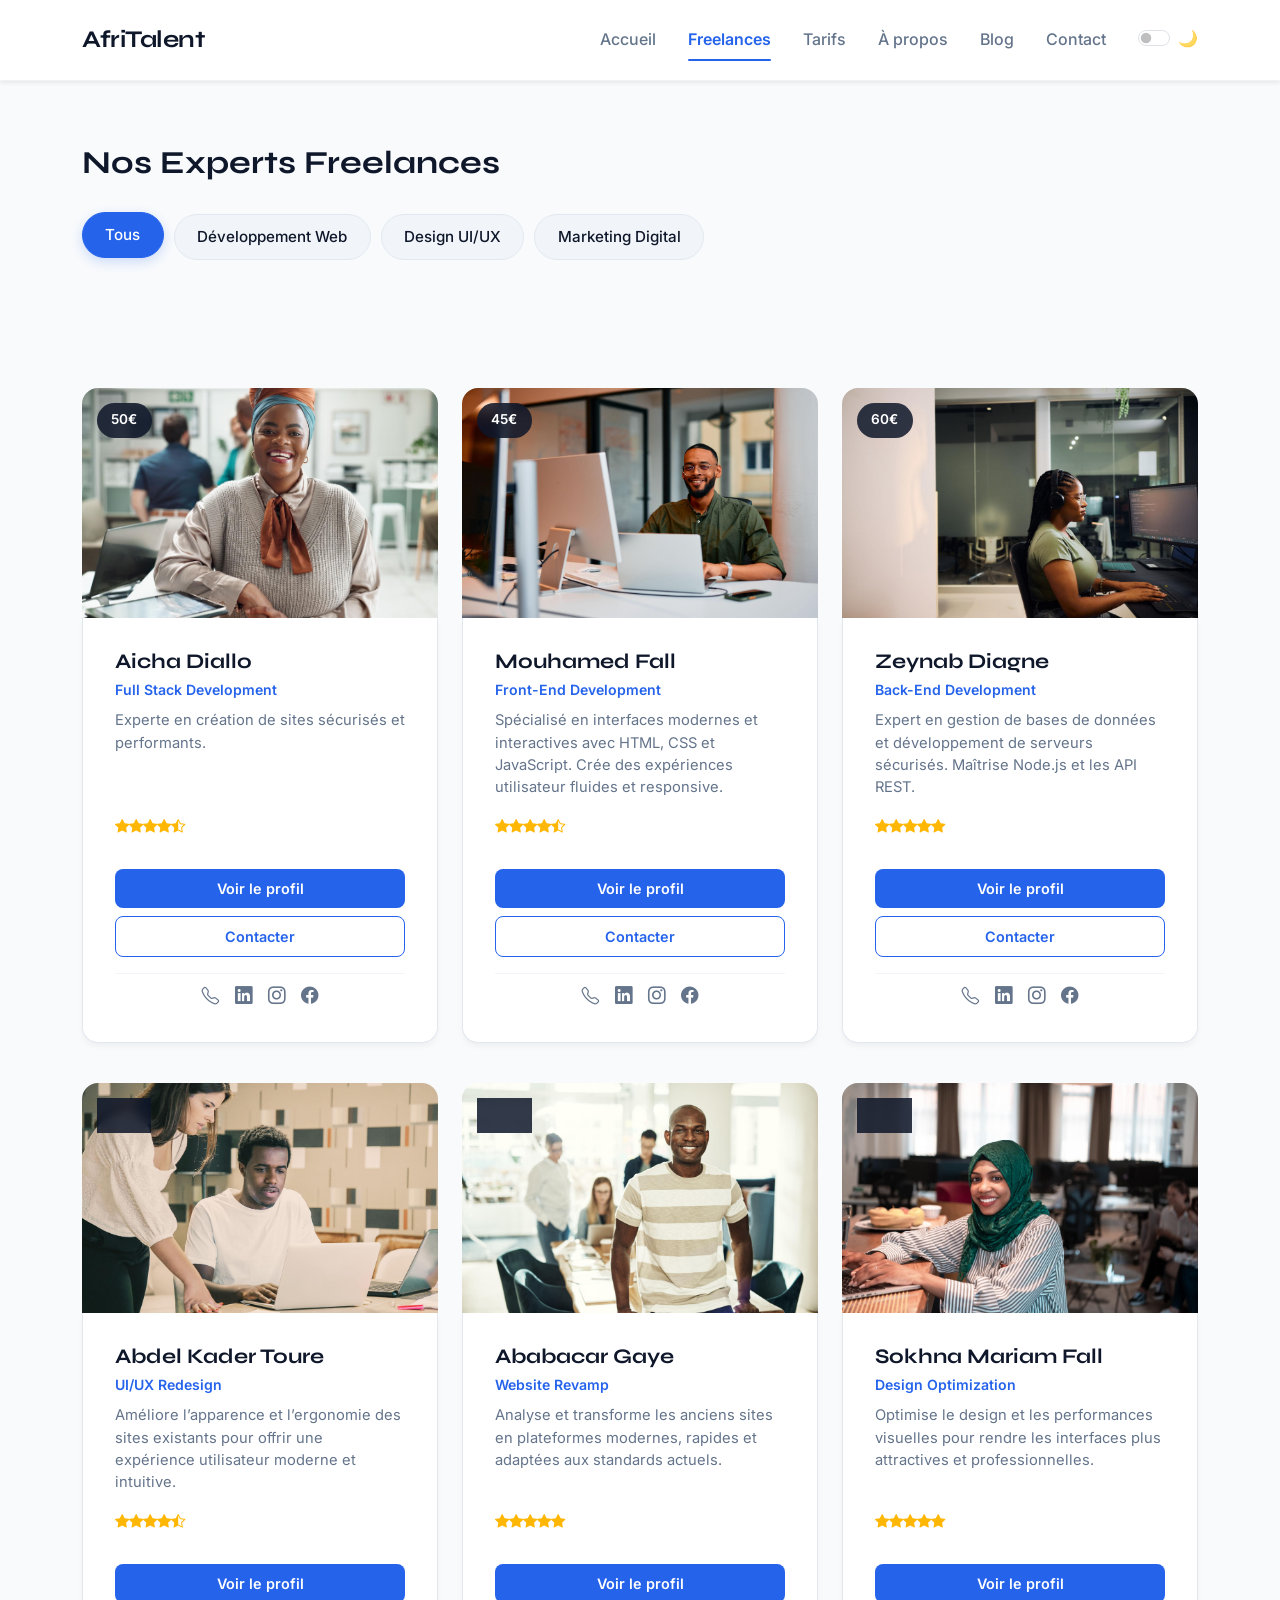
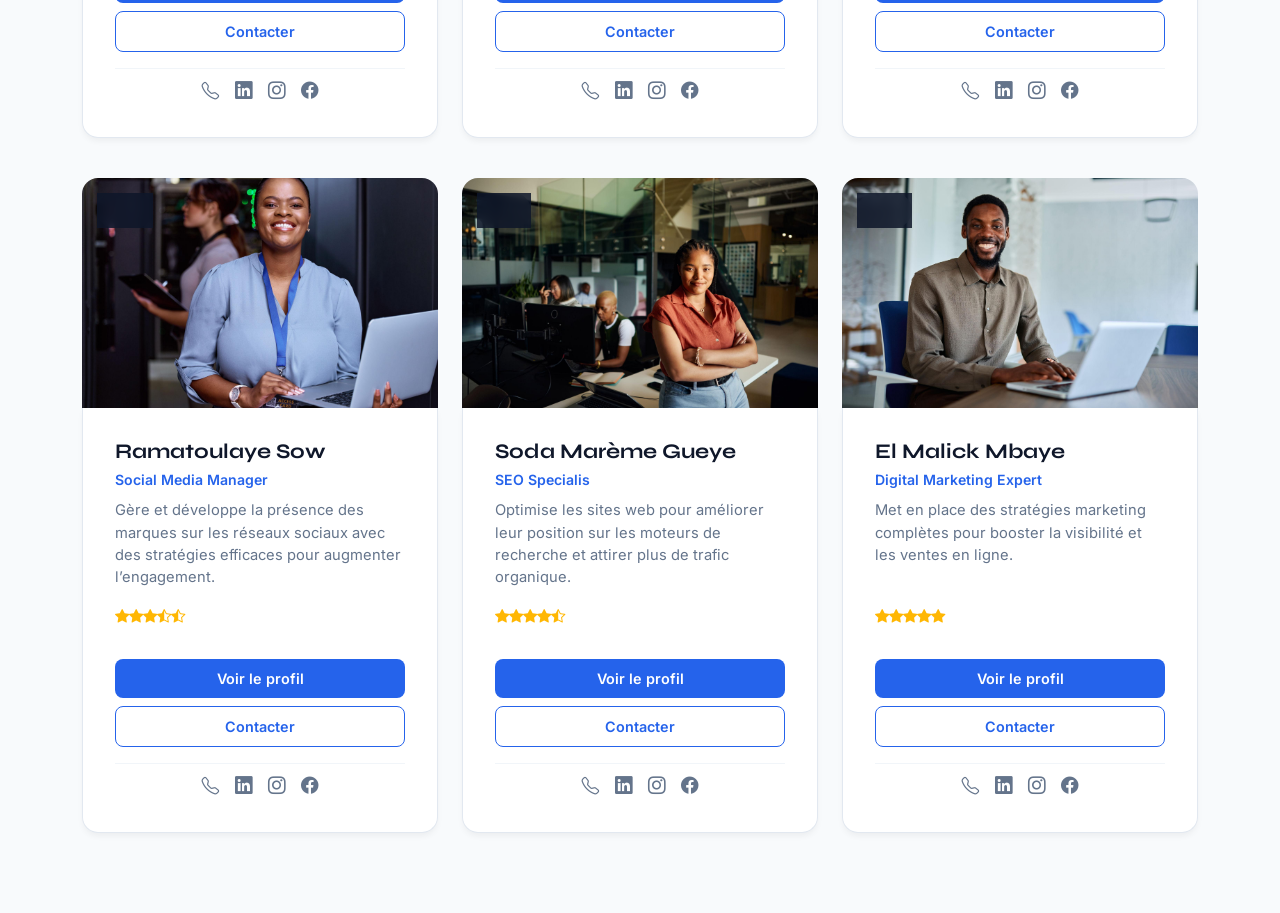
<file: freelances.html>
<!DOCTYPE html>
<html lang="fr">
<head>
    <meta charset="UTF-8">
    <meta name="viewport" content="width=device-width, initial-scale=1.0">
    <title>Nos Freelances - AfriTalent</title>
    <link rel="stylesheet" href="https://cdn.jsdelivr.net/npm/bootstrap-icons@1.11.0/font/bootstrap-icons.css">


    <link href="https://cdn.jsdelivr.net/npm/bootstrap@5.3.8/dist/css/bootstrap.min.css" rel="stylesheet" integrity="sha384-sRIl4kxILFvY47J16cr9ZwB07vP4J8+LH7qKQnuqkuIAvNWLzeN8tE5YBujZqJLB" crossorigin="anonymous">
    
    
    <link rel="stylesheet" type="text/css" href="css/style.css">
</head>

<body>
    <!-- =================================== NAVBAR/HEARDER =========================================================== -->
    <header>
        <nav class="navbar navbar-expand-lg bg-body-tertiary fixed-top shadow-sm">
            <div class="container">
                <a class="navbar-brand" href="index.html">AfriTalent</a>
                <button class="navbar-toggler" type="button" data-bs-toggle="collapse" data-bs-target="#navbar" aria-controls="navbar" aria-expanded="false" aria-label="Toggle navigation">
                    <span class="navbar-toggler-icon"></span>
                </button>
                <div class="collapse navbar-collapse" id="navbar">
                    <ul class="navbar-nav ms-auto mb-2 mb-lg-0">
                       <li class="nav-item"><a class="nav-link" href="index.html">Accueil</a></li>
                       <li class="nav-item"><a class="nav-link active" aria-current="page" href="freelances.html">Freelances</a></li>
                       <li class="nav-item"><a class="nav-link" href="tarifs.html">Tarifs</a></li>
                       <li class="nav-item"><a class="nav-link" href="about.html">À propos</a></li>
                       <li class="nav-item"><a class="nav-link" href="blog.html">Blog</a></li>
                       <li class="nav-item"><a class="nav-link" href="contact.html">Contact</a></li>
                

                    </ul>
                    <div class="form-check form-switch ms-3">
                        <input class="form-check-input" type="checkbox" id="theme-toggle">
                        <label class="form-check-label text-muted" for="theme-toggle">🌙</label>
                    </div>
                </div>
            </div>

        </nav>
    </header>
    <!-- ========================================= SECTION:  Barre de filtres =================================================== -->

    <section class="section-filtres fade-in">
        <div class="container">
            <h2 class="titre-page">Nos Experts Freelances</h2>
            <div class="barre-filtre">
                <button class="btn-filtre active" data-category="all">Tous</button>
                <button class="btn-filtre" data-category="web">Développement Web</button>
                <button class="btn-filtre" data-category="design">Design UI/UX</button>
                <button class="btn-filtre" data-category="marketing">Marketing Digital</button>

            </div>
        </div>
    </section>
    <!-- ========================== SECTION:  Grille de profils ==================================================== -->
    <!--col-12 col-md-6 col-lg-4: Disposition responsive-->
    <main>
        <section class="section-catalogue fade-in">
            <div class="container">
                <div class="row g-4">
                    <!-- Blocs Web (3 profils) -->

                    <!-- carte 1-->
                    <article class="carte-freelance col-12 col-md-6 col-lg-4  fade-in fade-delay-1" data-category="web">
                        <div class="img-container">
                            <img src="images/AichaDiallo.jpg" alt="Aicha-Diallo">
                            <span class="prix-badge">50€</span>
                        </div>
                        <div class="body-carte">
                            <h3>Aicha Diallo</h3>
                            <p class="function">Full Stack Development</p>
                            <p class="description">Experte en création de sites sécurisés et performants.</p>
                            <div class="stars">
                                <i class="bi bi-star-fill"></i><i class="bi bi-star-fill"></i><i class="bi bi-star-fill"></i><i class="bi bi-star-fill"></i><i class="bi bi-star-half"></i>
                            </div>
                            <a href="#" class="btn-profil">Voir le profil</a>
                            <a href="#" class="btn-contact">Contacter</a>

                            <div class="contacts-hidden">
                                <a href="#"><i class="bi bi-telephone"></i></a>
                                <a href="#"><i class="bi bi-linkedin"></i></a>
                                <a href="#"><i class="bi bi-instagram"></i></a>
                                <a href="#"><i class="bi bi-facebook"></i></a>
                            </div>
                            
                        </div>
                        
                    </article>

                    <!-- carte 2-->
                    <article class="carte-freelance col-12 col-md-6 col-lg-4  fade-in fade-delay-2" data-category="web">
                        <div class="img-container">
                            <img src="images/MouhamedFall.jpg" alt="Mouhamed-Fall">
                            <span class="prix-badge">45€</span>
                        </div>
                        <div class="body-carte">
                            <h3>Mouhamed Fall</h3>
                            <p class="function">Front-End Development</p>
                            <p class="description">Spécialisé en interfaces modernes et interactives avec HTML, CSS et JavaScript. Crée des expériences utilisateur fluides et responsive.</p>
                            <div class="stars">
                                <i class="bi bi-star-fill"></i><i class="bi bi-star-fill"></i><i class="bi bi-star-fill"></i><i class="bi bi-star-fill"></i><i class="bi bi-star-half"></i>
                            </div>
                            <a href="#" class="btn-profil">Voir le profil</a>
                            <a href="#" class="btn-contact">Contacter</a>
                            
                            <div class="contacts-hidden">
                                <a href="#"><i class="bi bi-telephone"></i></a>
                                <a href="#"><i class="bi bi-linkedin"></i></a>
                                <a href="#"><i class="bi bi-instagram"></i></a>
                                <a href="#"><i class="bi bi-facebook"></i></a>
                            </div>
                        </div>
                        
                    </article>

                    <!-- carte 3-->
                    <article class="carte-freelance col-12 col-md-6 col-lg-4 fade-in fade-delay-3" data-category="web">
                        <div class="img-container">
                            <img src="images/ZeynabDiagne.jpg" alt="Zeynab-Diagne">
                            <span class="prix-badge">60€</span>
                        </div>
                        <div class="body-carte">
                            <h3>Zeynab Diagne</h3>
                            <p class="function">Back-End Development</p>
                            <p class="description">Expert en gestion de bases de données et développement de serveurs sécurisés. Maîtrise Node.js et les API REST.</p>
                            <div class="stars">
                                <i class="bi bi-star-fill"></i><i class="bi bi-star-fill"></i><i class="bi bi-star-fill"></i><i class="bi bi-star-fill"></i><i class="bi bi-star-fill"></i>
                            </div>
                            <a href="#" class="btn-profil">Voir le profil</a>
                            <a href="#" class="btn-contact">Contacter</a>
                            
                            <div class="contacts-hidden">
                                <a href="#"><i class="bi bi-telephone"></i></a>
                                <a href="#"><i class="bi bi-linkedin"></i></a>
                                <a href="#"><i class="bi bi-instagram"></i></a>
                                <a href="#"><i class="bi bi-facebook"></i></a>
                            </div>
                        </div>
                       
                    </article>

                    <!-- Blocs Design (3 profils) -->

                    <!-- carte 1-->
                    <article class="carte-freelance col-12 col-md-6 col-lg-4 fade-in fade-delay-4" data-category="design">
                        <div class="img-container">
                            <img src="images/KaderToure.jpg" alt="Abdel-Kader-Toure">
                            <span class="prix-badge">55€</span>
                        </div>
                        <div class="body-carte">
                            <h3>Abdel Kader Toure</h3>
                            <p class="function">UI/UX Redesign</p>
                            <p class="description">Améliore l’apparence et l’ergonomie des sites existants pour offrir une expérience utilisateur moderne et intuitive.</p>
                            <div class="stars">
                                <i class="bi bi-star-fill"></i><i class="bi bi-star-fill"></i><i class="bi bi-star-fill"></i><i class="bi bi-star-fill"></i><i class="bi bi-star-half"></i>
                            </div>
                            <a href="#" class="btn-profil">Voir le profil</a>
                            <a href="#" class="btn-contact">Contacter</a>
                            
                            <div class="contacts-hidden">
                                <a href="#"><i class="bi bi-telephone"></i></a>
                                <a href="#"><i class="bi bi-linkedin"></i></a>
                                <a href="#"><i class="bi bi-instagram"></i></a>
                                <a href="#"><i class="bi bi-facebook"></i></a>
                            </div>
                        </div>
                        
                    </article>

                    <!-- carte 2-->
                    <article class="carte-freelance col-12 col-md-6 col-lg-4 fade-in fade-delay-5" data-category="design">
                        <div class="img-container">
                            <img src="images/AbabacarGaye.jpg" alt="Ababacar-Gaye">
                            <span class="prix-badge">65€</span>
                        </div>
                        <div class="body-carte">
                            <h3>Ababacar Gaye</h3>
                            <p class="function">Website Revamp</p>
                            <p class="description">Analyse et transforme les anciens sites en plateformes modernes, rapides et adaptées aux standards actuels.</p>
                            <div class="stars">
                                <i class="bi bi-star-fill"></i><i class="bi bi-star-fill"></i><i class="bi bi-star-fill"></i><i class="bi bi-star-fill"></i><i class="bi bi-star-fill"></i>
                            </div>
                            <a href="#" class="btn-profil">Voir le profil</a>
                            <a href="#" class="btn-contact">Contacter</a>
                            
                            <div class="contacts-hidden">
                                <a href="#"><i class="bi bi-telephone"></i></a>
                                <a href="#"><i class="bi bi-linkedin"></i></a>
                                <a href="#"><i class="bi bi-instagram"></i></a>
                                <a href="#"><i class="bi bi-facebook"></i></a>
                            </div>
                        </div>
                        
                    </article>

                    <!-- carte 3-->
                    <article class="carte-freelance col-12 col-md-6 col-lg-4 fade-in fade-delay-6" data-category="design">
                        <div class="img-container">
                            <img src="images/mariamfall.jpg" alt="Sokhna-Mariam-Fall">
                            <span class="prix-badge">50€</span>
                        </div>
                        <div class="body-carte">
                            <h3>Sokhna Mariam Fall</h3>
                            <p class="function">Design Optimization</p>
                            <p class="description">Optimise le design et les performances visuelles pour rendre les interfaces plus attractives et professionnelles.</p>
                            <div class="stars">
                                <i class="bi bi-star-fill"></i><i class="bi bi-star-fill"></i><i class="bi bi-star-fill"></i><i class="bi bi-star-fill"></i><i class="bi bi-star-fill"></i>
                            </div>
                            <a href="#" class="btn-profil">Voir le profil</a>
                            <a href="#" class="btn-contact">Contacter</a>
                            
                            <div class="contacts-hidden">
                                <a href="#"><i class="bi bi-telephone"></i></a>
                                <a href="#"><i class="bi bi-linkedin"></i></a>
                                <a href="#"><i class="bi bi-instagram"></i></a>
                                <a href="#"><i class="bi bi-facebook"></i></a>
                            </div>
                        </div>
                        
                    </article>

                    <!-- Blocs Marketing (3 profils) -->

                    <!-- carte 1-->
                    <article class="carte-freelance col-12 col-md-6 col-lg-4 fade-in fade-delay-7" data-category="marketing">
                        <div class="img-container">
                            <img src="images/ramasow.jpg" alt="Ramatoulaye-Sow">
                            <span class="prix-badge">40€</span>
                        </div>
                        <div class="body-carte">
                            <h3>Ramatoulaye Sow</h3>
                            <p class="function">Social Media Manager</p>
                            <p class="description">Gère et développe la présence des marques sur les réseaux sociaux avec des stratégies efficaces pour augmenter l’engagement.</p>
                            <div class="stars">
                                <i class="bi bi-star-fill"></i><i class="bi bi-star-fill"></i><i class="bi bi-star-fill"></i><i class="bi bi-star-half"></i><i class="bi bi-star-half"></i>
                            </div>
                            <a href="#" class="btn-profil">Voir le profil</a>
                            <a href="#" class="btn-contact">Contacter</a>
                            
                            <div class="contacts-hidden">
                                <a href="#"><i class="bi bi-telephone"></i></a>
                                <a href="#"><i class="bi bi-linkedin"></i></a>
                                <a href="#"><i class="bi bi-instagram"></i></a>
                                <a href="#"><i class="bi bi-facebook"></i></a>
                            </div>    
                            
                        </div>
                        
                    </article>
                    <!-- carte 2-->
                    <article class="carte-freelance col-12 col-md-6 col-lg-4 fade-in fade-delay-8" data-category="marketing">
                        <div class="img-container">
                            <img src="images/maremegueye.jpg" alt="Soda-Marème-Gueye">
                            <span class="prix-badge">55€</span>
                        </div>
                        <div class="body-carte">
                            <h3>Soda Marème Gueye</h3>
                            <p class="function">SEO Specialis</p>
                            <p class="description">Optimise les sites web pour améliorer leur position sur les moteurs de recherche et attirer plus de trafic organique.</p>
                            <div class="stars">
                                <i class="bi bi-star-fill"></i><i class="bi bi-star-fill"></i><i class="bi bi-star-fill"></i><i class="bi bi-star-fill"></i><i class="bi bi-star-half"></i>
                            </div>
                            <a href="#" class="btn-profil">Voir le profil</a>
                            <a href="#" class="btn-contact">Contacter</a>
                            
                            <div class="contacts-hidden">
                                <a href="#"><i class="bi bi-telephone"></i></a>
                                <a href="#"><i class="bi bi-linkedin"></i></a>
                                <a href="#"><i class="bi bi-instagram"></i></a>
                                <a href="#"><i class="bi bi-facebook"></i></a>
                            </div>    
                        </div>
                        
                    </article>

                    <!-- carte 3-->
                    <article class="carte-freelance col-12 col-md-6 col-lg-4 fade-in fade-delay-9" data-category="marketing">
                        <div class="img-container">
                            <img src="images/elmalick.jpg" alt="El-Malick-Mbaye">
                            <span class="prix-badge">65€</span>
                        </div>
                        <div class="body-carte">
                            <h3>El Malick Mbaye</h3>
                            <p class="function">Digital Marketing Expert</p>
                            <p class="description">Met en place des stratégies marketing complètes pour booster la visibilité et les ventes en ligne.</p>
                            <div class="stars">
                                <i class="bi bi-star-fill"></i><i class="bi bi-star-fill"></i><i class="bi bi-star-fill"></i><i class="bi bi-star-fill"></i><i class="bi bi-star-fill"></i>
                            </div>
                            <a href="#" class="btn-profil">Voir le profil</a>
                            <a href="#" class="btn-contact">Contacter</a>
                            
                            <div class="contacts-hidden">
                                <a href="#"><i class="bi bi-telephone"></i></a>
                                <a href="#"><i class="bi bi-linkedin"></i></a>
                                <a href="#"><i class="bi bi-instagram"></i></a>
                                <a href="#"><i class="bi bi-facebook"></i></a>
                            </div>    
                        </div>
                        
                    </article>


                    
                    
                    
               
                </div>
            </div>
        </section>
    </main>


    
    <button id="backToTop">↑</button>
    
    <script src="js/main.js"></script>
    <script src="https://cdn.jsdelivr.net/npm/bootstrap@5.3.8/dist/js/bootstrap.bundle.min.js" integrity="sha384-FKyoEForCGlyvwx9Hj09JcYn3nv7wiPVlz7YYwJrWVcXK/BmnVDxM+D2scQbITxI" crossorigin="anonymous"></script>
</body>
</html>
</file>
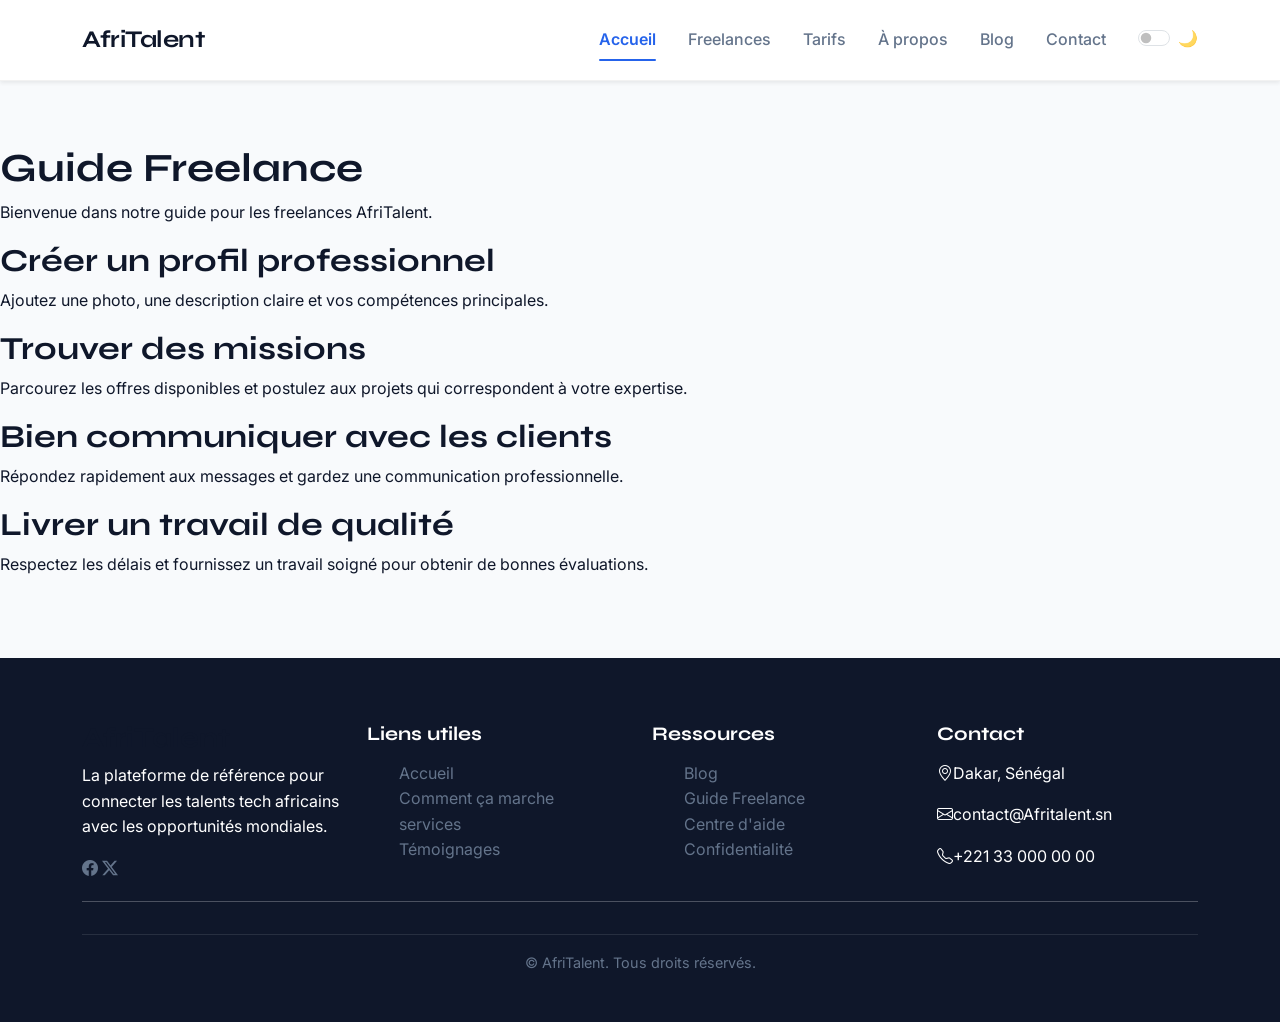
<file: guide.html>
<!DOCTYPE html>
<html lang="fr">

<head>
    <meta charset="UTF-8">
    <meta name="viewport" content="width=device-width, initial-scale=1.0">
    <title>AfriTalent - Plateforme Freelance Tech en Afrique</title>

    <link rel="stylesheet" href="https://cdn.jsdelivr.net/npm/bootstrap-icons@1.11.0/font/bootstrap-icons.css">

    <link href="https://cdn.jsdelivr.net/npm/bootstrap@5.3.8/dist/css/bootstrap.min.css" rel="stylesheet"
        integrity="sha384-sRIl4kxILFvY47J16cr9ZwB07vP4J8+LH7qKQnuqkuIAvNWLzeN8tE5YBujZqJLB" crossorigin="anonymous">


    <link rel="stylesheet" type="text/css" href="css/style.css">
</head>

<body>
    <!-- ==================================== HEADER/NAVBAR ============================================ -->
    <header>
        <nav class="navbar navbar-expand-lg bg-body-tertiary fixed-top shadow-sm">
            <div class="container">
                <a class="navbar-brand fw-bold" href="index.html">AfriTalent</a>
                <button class="navbar-toggler" type="button" data-bs-toggle="collapse" data-bs-target="#navbar"
                    aria-controls="navbar" aria-expanded="false" aria-label="Toggle navigation">
                    <span class="navbar-toggler-icon"></span>
                </button>
                <div class="collapse navbar-collapse" id="navbar">
                    <ul class="navbar-nav ms-auto mb-2 mb-lg-0">
                        <li class="nav-item"><a class="nav-link active" aria-current="page"
                                href="index.html">Accueil</a></li>
                        <li class="nav-item"><a class="nav-link" href="freelances.html">Freelances</a></li>
                        <li class="nav-item"><a class="nav-link" href="tarifs.html">Tarifs</a></li>
                        <li class="nav-item"><a class="nav-link" href="about.html">À propos</a></li>
                        <li class="nav-item"><a class="nav-link" href="blog.html">Blog</a></li>
                        <li class="nav-item"><a class="nav-link" href="contact.html">Contact</a></li>


                    </ul>
                    <div class="form-check form-switch ms-3">
                        <input class="form-check-input" type="checkbox" id="theme-toggle">
                        <label class="form-check-label text-muted" for="theme-toggle">🌙</label>
                    </div>
                </div>
            </div>

        </nav>
    </header>
    <main>
         <section>
            <h1>Guide Freelance</h1>
            <p>Bienvenue dans notre guide pour les freelances AfriTalent.</p>

            <h2>Créer un profil professionnel</h2>
            <p>Ajoutez une photo, une description claire et vos compétences principales.</p>

            <h2>Trouver des missions</h2>
            <p>Parcourez les offres disponibles et postulez aux projets qui correspondent à votre expertise.</p>

            <h2>Bien communiquer avec les clients</h2>
            <p>Répondez rapidement aux messages et gardez une communication professionnelle.</p>

            <h2>Livrer un travail de qualité</h2>
            <p>Respectez les délais et fournissez un travail soigné pour obtenir de bonnes évaluations.</p>
        </section>
        <footer class="footer-section">
            <div class="container">
                <div class="row">
                    <div class="col-md-3">
                        <div class="footer-brand">
                            <h3>AfriTalent</h3>
                            <p>La plateforme de référence pour connecter les talents tech africains avec les
                                opportunités mondiales.</p>
                        </div>
                        <div class="social-icons">
                            <a href="#"><i class="bi bi-facebook"></i></a>
                            <a href="#"><i class="bi bi-twitter-x"></i></a>
                            <a href="#"><i class="bi bi-Linkedin"></i></a>
                        </div>
                    </div>
                    <div class="col-md-3">
                        <h4>Liens utiles</h4>
                        <ul class="footer-links">
                            <li><a href="index.html#">Accueil</a></li>
                            <li><a href="index.html#function">Comment ça marche</a></li>
                            <li><a href="index.html#services">services</a></li>
                            <li><a href="index.html#testimonials">Témoignages</a></li>
                        </ul>
                    </div>
                    <div class="col-md-3">
                        <h4>Ressources</h4>
                        <ul class="footer-links">
                            <li><a href="blog.html">Blog</a></li>
                            <li><a href="guide.html">Guide Freelance</a></li>
                            <li><a href="aide.html">Centre d'aide</a></li>
                            <li><a href="confidentialite.html">Confidentialité</a></li>
                        </ul>
                    </div>
                    <div class="col-md-3">
                        <h4>Contact</h4>
                        <p><i class="bi bi-geo-alt"></i>Dakar, Sénégal</p>
                        <p><i class="bi bi-envelope"></i>contact@Afritalent.sn</p>
                        <p><i class="bi bi-telephone"></i>+221 33 000 00 00</p>
                    </div>

                </div>
                <hr>
                <div class="footer-bottom text-center">
                    <p>&copy; <span id="currentYear"></span> AfriTalent. Tous droits réservés.</p>
                </div>
            </div>
        </footer>

    </main>

    <button id="backToTop">↑</button>

    <script src="js/main.js"></script>
    <script src="https://cdn.jsdelivr.net/npm/bootstrap@5.3.8/dist/js/bootstrap.bundle.min.js"
        integrity="sha384-FKyoEForCGlyvwx9Hj09JcYn3nv7wiPVlz7YYwJrWVcXK/BmnVDxM+D2scQbITxI"
        crossorigin="anonymous"></script>
</body>

</html>
</file>
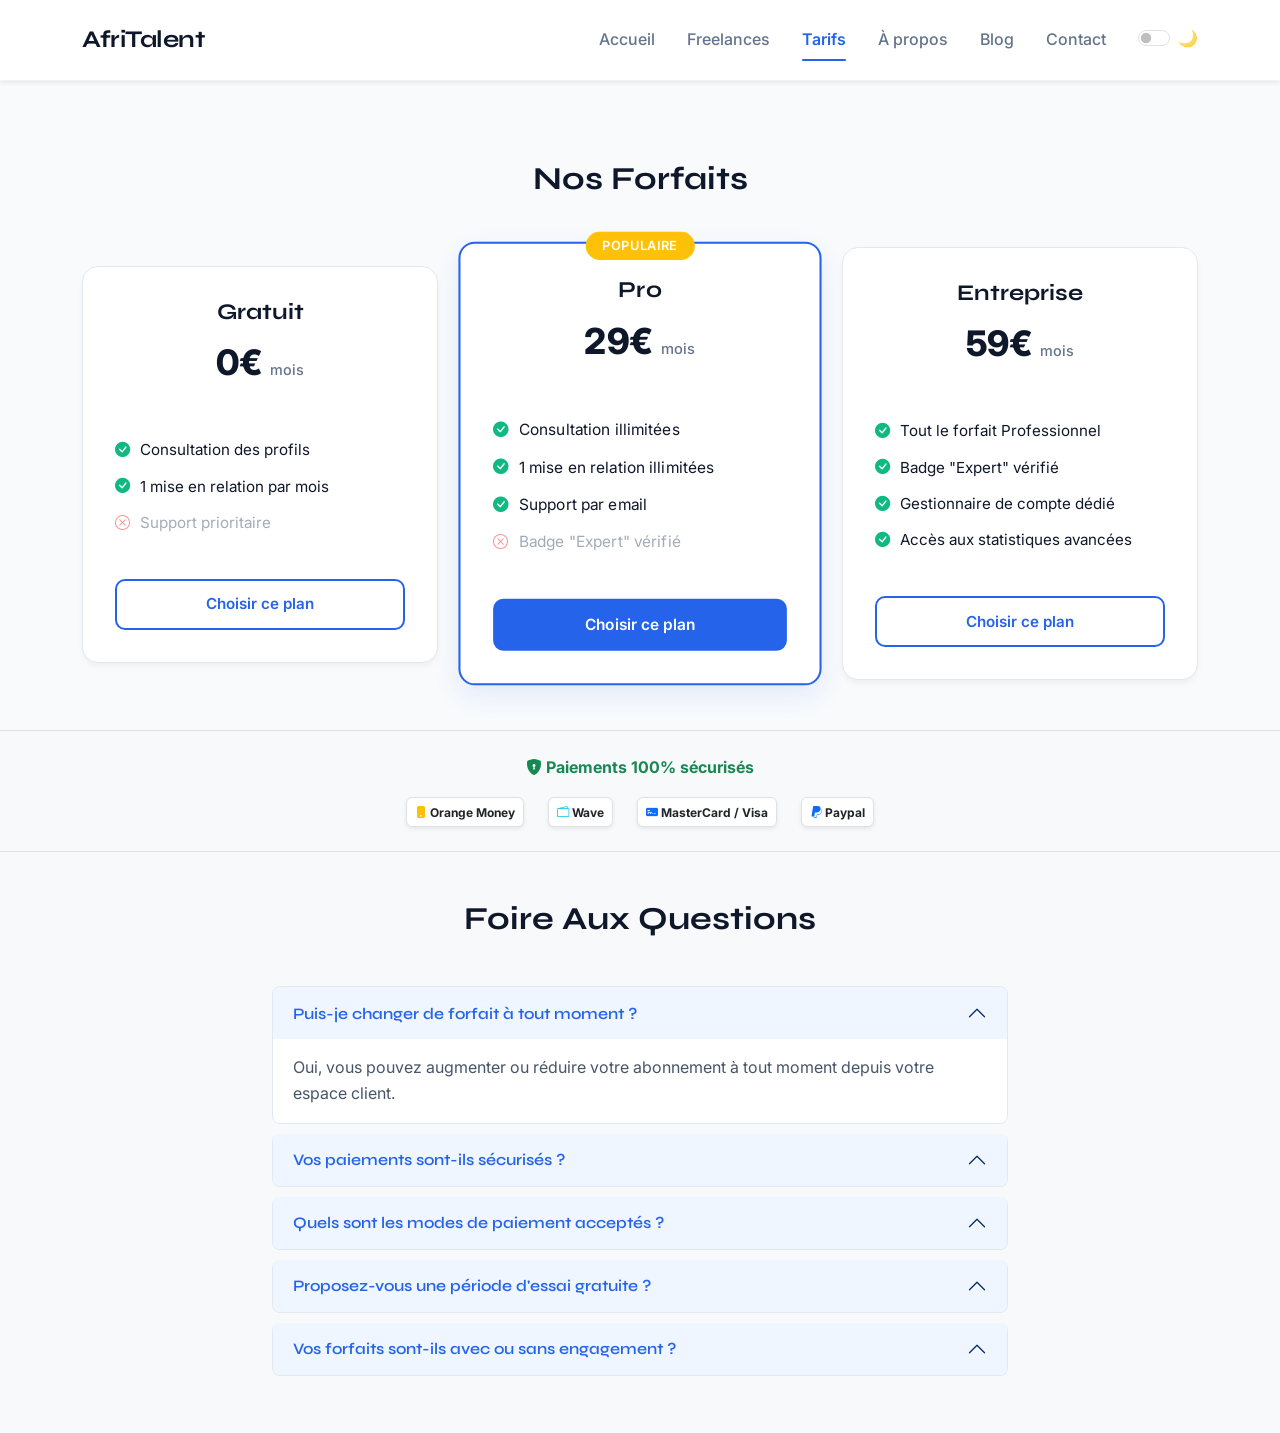
<file: tarifs.html>
<!DOCTYPE html>
<html lang="en">

<head>
    <meta charset="UTF-8">
    <meta name="viewport" content="width=device-width, initial-scale=1.0">
    <title>Tarifs et Plans - AfriTalent</title>


    <link href="https://cdn.jsdelivr.net/npm/bootstrap@5.3.8/dist/css/bootstrap.min.css" rel="stylesheet"
        integrity="sha384-sRIl4kxILFvY47J16cr9ZwB07vP4J8+LH7qKQnuqkuIAvNWLzeN8tE5YBujZqJLB" crossorigin="anonymous">

    <link rel="stylesheet" href="https://cdn.jsdelivr.net/npm/bootstrap-icons@1.11.0/font/bootstrap-icons.css">
    <link rel="stylesheet" type="text/css" href="css/style.css">
</head>

<body>
    <!-- ===================================== NAVBAR/HEARDER ====================================================== -->
    <header>
        <nav class="navbar navbar-expand-lg bg-body-tertiary fixed-top shadow-sm">
            <div class="container">
                <a class="navbar-brand fw-bold" href="index.html">AfriTalent</a>
                <button class="navbar-toggler" type="button" data-bs-toggle="collapse" data-bs-target="#navbar"
                    aria-controls="navbar" aria-expanded="false" aria-label="Toggle navigation">
                    <span class="navbar-toggler-icon"></span>
                </button>
                <div class="collapse navbar-collapse" id="navbar">
                    <ul class="navbar-nav ms-auto mb-2 mb-lg-0">
                        <li class="nav-item"><a class="nav-link" href="index.html">Accueil</a></li>
                        <li class="nav-item"><a class="nav-link" href="freelances.html">Freelances</a></li>
                        <li class="nav-item"><a class="nav-link active" aria-current="page"
                                href="tarifs.html">Tarifs</a></li>
                        <li class="nav-item"><a class="nav-link" href="about.html">À propos</a></li>
                        <li class="nav-item"><a class="nav-link" href="blog.html">Blog</a></li>
                        <li class="nav-item"><a class="nav-link" href="contact.html">Contact</a></li>


                    </ul>
                    <div class="form-check form-switch ms-3">
                        <input class="form-check-input" type="checkbox" id="theme-toggle">
                        <label class="form-check-label text-muted" for="theme-toggle">🌙</label>
                    </div>
                </div>
            </div>

        </nav>
    </header>
    <!--SECTION: 3 plans tarifaires-->

    <section class="section-tarifs py-5">
        <div class="container">
            <h2 class="text-center mb-5 fw-bold">Nos Forfaits</h2>

            <div class="row g-4 align-items-center">
                <div class="col-12 col-md-6 col-lg-4 fade-in fade-delay-1">
                    <div class="carte-tarif">
                        <div class="tarif-header">
                            <h3>Gratuit</h3>
                            <p class="prix">0€ <span>mois</span></p>
                        </div>

                        <div class="tarif-detail">
                            <ul class="proposition">
                                <li><i class="bi bi-check-circle-fill"></i> Consultation des profils</li>
                                <li><i class="bi bi-check-circle-fill"></i> 1 mise en relation par mois</li>
                                <li class="non-disponible"><i class="bi bi-x-circle"></i> Support prioritaire</li>
                            </ul>
                        </div>
                        <div class="tarif-footer">
                            <button class="btn-choisir">Choisir ce plan</button>
                        </div>
                    </div>

                </div>
                <div class="col-12 col-md-6 col-lg-4 fade-in fade-delay-2">
                    <div class="carte-tarif-plus-visible">
                        <div class="tarif-header">
                            <h3>Pro</h3>
                            <p class="prix">29€ <span>mois</span></p>
                            <span class="badge bg-warning">Populaire</span>
                        </div>
                        <div class="tarif-detail">
                            <ul class="proposition">
                                <li><i class="bi bi-check-circle-fill"></i> Consultation illimitées</li>
                                <li><i class="bi bi-check-circle-fill"></i> 1 mise en relation illimitées</li>
                                <li><i class="bi bi-check-circle-fill"></i> Support par email</li>
                                <li class="non-disponible"><i class="bi bi-x-circle"></i> Badge "Expert" vérifié</li>
                            </ul>
                        </div>
                        <div class="tarif-footer">
                            <button class="btn-choisir-principal">Choisir ce plan</button>
                        </div>
                    </div>

                </div>

                <div class="col-12 col-md-6 col-lg-4 fade-in fade-delay-3">
                    <div class="carte-tarif">
                        <div class="tarif-header">
                            <h3>Entreprise</h3>
                            <p class="prix">59€ <span>mois</span></p>
                        </div>

                        <div class="tarif-detail">
                            <ul class="proposition">
                                <li><i class="bi bi-check-circle-fill"></i> Tout le forfait Professionnel</li>
                                <li><i class="bi bi-check-circle-fill"></i> Badge "Expert" vérifié</li>
                                <li><i class="bi bi-check-circle-fill"></i> Gestionnaire de compte dédié</li>
                                <li><i class="bi bi-check-circle-fill"></i> Accès aux statistiques avancées</li>
                            </ul>
                        </div>
                        <div class="tarif-footer">
                            <button class="btn-choisir">Choisir ce plan</button>
                        </div>
                    </div>

                </div>

            </div>
        </div>
    </section>
    <!-- ================================= SECTION: MODE DE PAIEMENT ================================================ -->

    <section class="container-fluid py-4 bg-light border-top border-bottom fade-in">
        <div class="container text-center">

            <p class="mb-3 fw-bold text-success">
                <i class="bi bi-shield-lock-fill"></i> Paiements 100% sécurisés
            </p>


            <div class="d-flex justify-content-center align-items-center gap-4 flex-wrap">
                <span class="badge bg-white text-dark border p-2 shadow-sm">
                    <i class="bi bi-phone-fill text-warning"></i> Orange Money
                </span>

                <span class="badge bg-white text-dark border p-2 shadow-sm">
                    <i class="bi bi-wallet2 text-info"></i> Wave
                </span>

                <span class="badge bg-white text-dark border p-2 shadow-sm">
                    <i class="bi bi-credit-card-2-front-fill text-primary"></i> MasterCard / Visa
                </span>
                <span class="badge bg-white text-dark border p-2 shadow-sm">
                    <i class="bi bi-paypal text-primary"></i> Paypal</span>
            </div>
        </div>
    </section>
    <!-- ==================================== SECTION: FAQ en accordion Bootstrap ============================================ -->


    <section class="section-faq py-5 bg-light fade-in">
        <div class="container">
            <h2 class="text-center mb-5">Foire Aux Questions</h2>
            <div class="row justify-content-center">
                <div class="col-md-8">
                    <div class="accordion" id="faq-tarif">
                        <div class="accordion-item">
                            <h3 class="accordion-header">
                                <button class="accordion-button" type="button" data-bs-toggle="collapse"
                                    data-bs-target="#reponse1">
                                    Puis-je changer de forfait à tout moment ?
                                </button>
                            </h3>
                            <div id="reponse1" class="accordion-collapse collapse show" data-bs-parent="#faq-tarif">
                                <div class="accordion-body">
                                    Oui, vous pouvez augmenter ou réduire votre abonnement à tout moment depuis votre
                                    espace client.
                                </div>
                            </div>
                        </div>

                        <div class="accordion-item">
                            <h3 class="accordion-header">
                                <button class="accordion-button" type="button" data-bs-toggle="collapse"
                                    data-bs-target="#reponse2">
                                    Vos paiements sont-ils sécurisés ?
                                </button>
                            </h3>
                            <div id="reponse2" class="accordion-collapse collapse" data-bs-parent="#faq-tarif">
                                <div class="accordion-body">
                                    Absolument. Nous utilisons un cryptage SSL de bout en bout pour garantir la sécurité
                                    de vos transactions.
                                </div>
                            </div>
                        </div>
                        <div class="accordion-item">
                            <h3 class="accordion-header">
                                <button class="accordion-button" type="button" data-bs-toggle="collapse"
                                    data-bs-target="#reponse3">
                                    Quels sont les modes de paiement acceptés ?
                                </button>
                            </h3>
                            <div id="reponse3" class="accordion-collapse collapse" data-bs-parent="#faq-tarif">
                                <div class="accordion-body">
                                    Nous acceptons les cartes bancaires (Visa, MasterCard), ainsi que les paiements via
                                    PayPal. Pour les forfaits "Entreprise", nous acceptons également les virements
                                    bancaires.
                                </div>
                            </div>
                        </div>
                        <div class="accordion-item">
                            <h3 class="accordion-header">
                                <button class="accordion-button" type="button" data-bs-toggle="collapse"
                                    data-bs-target="#reponse4">
                                    Proposez-vous une période d'essai gratuite ?
                                </button>
                            </h3>
                            <div id="reponse4" class="accordion-collapse collapse" data-bs-parent="#faq-tarif">
                                <div class="accordion-body">
                                    Le forfait "Essentiel" est gratuit à vie et vous permet de tester nos services de
                                    base. Pour les forfaits payants, vous bénéficiez d'une garantie "satisfait ou
                                    remboursé" de 14 jours.
                                </div>
                            </div>
                        </div>
                        <div class="accordion-item">
                            <h3 class="accordion-header">
                                <button class="accordion-button" type="button" data-bs-toggle="collapse"
                                    data-bs-target="#reponse5">
                                    Vos forfaits sont-ils avec ou sans engagement ?
                                </button>
                            </h3>
                            <div id="reponse5" class="accordion-collapse collapse" data-bs-parent="#faq-tarif">
                                <div class="accordion-body">
                                    Tous nos abonnements sont sans engagement de durée. Vous pouvez résilier votre
                                    forfait à tout moment directement depuis vos paramètres, sans frais cachés ni
                                    préavis.
                                </div>
                            </div>
                        </div>
                    </div>
                </div>
            </div>
        </div>

    </section>


    <button id="backToTop">↑</button>



    <script src="js/main.js"></script>
    <script src="https://cdn.jsdelivr.net/npm/bootstrap@5.3.8/dist/js/bootstrap.bundle.min.js"
        integrity="sha384-FKyoEForCGlyvwx9Hj09JcYn3nv7wiPVlz7YYwJrWVcXK/BmnVDxM+D2scQbITxI"
        crossorigin="anonymous"></script>
</body>

</html>
</file>
<file: css/style.css>
/* ==========================================================================
   1. IMPORTATIONS & VARIABLES GLOBAL (Google Fonts & :root)
   ========================================================================== */
@import url('https://fonts.googleapis.com/css2?family=Inter:wght@400;500;600&family=Syne:wght@700;800&display=swap');
/* importer des polices depuis google Fonts */
:root {      /* stockage des valeurs */
    /* Palette de couleurs (Cohérente) */
    --color-primary: #2563eb;       /* Bleu Tech principal */
    --color-primary-dark: #1d4ed8;  /* Bleu foncé pour les survols (hover) */
    --color-secondary: #0f172a;    /* Bleu nuit / Noir pour les titres et le mode sombre */
    --color-accent: #dc2626;       /* Rouge Alerte/Sécurité (parfait pour tes clins d'œil !) */
    --color-bg-light: #f8fafc;     /* Fond de page ultra-clair */
    --color-muted: #64748b;        /* Gris pour les textes secondaires / descriptions */

    /* Exigence des 2 Google Fonts */
    --font-titles: 'Syne', sans-serif; /* syne est reconnu par css grace a mon @import de meme que inter */
    --font-body: 'Inter', sans-serif; /* inter= police de texte / syne= police de titres */

    /* mes variables pour les espaces */
    --space-xs: 0.5rem;   /* 8px */
    --space-sm: 1rem;     /* 16px */
    --space-md: 2rem;     /* 32px */
    --space-lg: 4rem;     /* 64px */
    
    /* Transitions fluides pour les boutons et liens */
    --transition-smooth: all 0.3s ease;
}
/* Remettre les marges a 0 */
* {
    box-sizing: border-box;
    margin: 0;
    padding: 0;
}

body {
    font-family: var(--font-body);
    background-color: var(--color-bg-light);
    color: var(--color-secondary);
    line-height: 1.6; /*interligne*/
    overflow-x: hidden;   /* je cache tout ce qui se depasse horizontalement */
    padding-top: 80px; /* ajoute une marge en haut de 80px pour eviter que mes sections passent sous le navbar*/ 
}
img {
        max-width: 100%;
        display: block;
    }
    ul {
        list-style: none;
    }
    section {
        padding: var(--space-lg) 0;
    }
/* Application de la police, couleur et de l'epaisseur sur mes titres, mon logo,   */
h1, h2, h3, h4, h5, h6, .navbar-brand {
    font-family: var(--font-titles);
    color: var(--color-secondary);
    font-weight: 700; /* gras */
}

a {
    text-decoration: none;
    transition: var(--transition-smooth);
}

/* ==========================================================================
   3. LAYOUT GÉNÉRAL : NAVBAR STYLISÉE
   ========================================================================== */
.navbar {
    background-color: rgba(255, 255, 255, 0.95) !important; /* !important: pour le forcer a used ma couleur */
   /* backdrop-filter: blur(10px); /* Petit effet de flou moderne derrière la barre */
    border-bottom: 1px solid rgba(0, 0, 0, 0.05);
    padding: var(--space-sm) 0;
}

/* Le logo "AfriTalent" */
.navbar-brand {
    font-size: 1.5rem;
    letter-spacing: -0.5px;
    color: var(--color-secondary) !important;
}

/* Les liens du menu de navigation */
.navbar-nav .nav-link {
    font-family: var(--font-body);
    font-weight: 500;
    color: var(--color-muted) !important;
    padding: var(--space-xs) var(--space-sm) !important;
    position: relative;
}

/* Effet au survol (Hover) sur les liens */
.navbar-nav .nav-link:hover {
    color: var(--color-primary) !important;
}

/* Le lien de la page actuelle (Active) */
.navbar-nav .nav-link.active {
    color: var(--color-primary) !important;
    font-weight: 600;
}

/*Une petite ligne animée sous le lien actif */
.navbar-nav .nav-link.active::after {
    content: '';
    position: absolute;
    bottom: 0;
    left: var(--space-sm);
    right: var(--space-sm);
    height: 2px;
    background-color: var(--color-primary);
    border-radius: 2px;
}
/*==============================================================================================
         COMMIT 4
================================================================================================*/   
/* ==========================================================================
   4. COMPOSANTS SPÉCIFIQUES (Commit 4)
   Hero • Bento Grid • Services • Témoignages • Cards • Buttons
   ========================================================================== */

/* ==========================================================================
   HERO SECTION
   ========================================================================== */
.hero-section {
    /*padding-top: 9rem; /* Un peu d'espace pour ne pas coller à la navbar fixe */
    /*padding-bottom: 4rem; */
    background: linear-gradient(
        135deg,
        #f8fafc 0%,
        #e2e8f0 100%
    );
}

.hero-layout {
    display: grid;
    grid-template-columns: 1.2fr 1fr;
    align-items: center;
    gap: var(--space-lg);
}

.hero-content h1 {
    font-size: clamp(2.5rem, 5vw, 4rem); /* Ajusté pour éviter que ce soit trop géant sur petits écrans */
    line-height: 1.1;
    margin-bottom: var(--space-md);
    font-weight: 800;
}

/* Si tu utilises un span pour colorer un mot clé */
.hero-content h1 span {
    color: var(--color-primary);
}

.hero-content h2 {
    font-family: var(--font-body);
    font-size: 1.2rem;
    font-weight: 400;
    color: var(--color-muted);
    margin-bottom: var(--space-md);
    max-width: 600px;
    line-height: 1.6;
}

.hero-image img {
    width: 100%;
    height: auto;
    border-radius: 24px;
    box-shadow: 0 20px 40px rgba(0, 0, 0, 0.10);
    object-fit: cover;
}

.hero-cta {
    display: flex;
    gap: var(--space-sm);
    margin-top: var(--space-md);
}

/* Liaison avec tes classes HTML personnalisées pour les boutons du Hero */
.freelance-cta, .client-cta {
    display: inline-block;
    font-family: var(--font-body);
    font-weight: 500;
    padding: 0.75rem 1.5rem;
    border-radius: 8px;
    text-decoration: none;
    transition: var(--transition-smooth);
}

.freelance-cta {
    background-color: var(--color-primary);
    color: #ffffff !important;
}

.freelance-cta:hover {
    background-color: var(--color-primary-dark);
    transform: translateY(-2px);
}

.client-cta {
    background-color: transparent;
    color: var(--color-primary) !important;
    border: 2px solid var(--color-primary);
}

.client-cta:hover {
    background-color: var(--color-primary);
    color: #ffffff !important;
    transform: translateY(-2px);
}

/* ==========================================================================
   STATISTIQUES HERO
   ========================================================================== */
.stat-hero {
    margin-top: var(--space-lg);
    display: flex;
    justify-content: space-between;
    gap: var(--space-md);
    background: #ffffff;
    padding: var(--space-md);
    border-radius: 20px;
    box-shadow: 0 10px 30px rgba(0,0,0,0.05);
}

.stat-item {
    text-align: center;
    flex: 1;
}

.counter {
    font-size: 2.2rem;
    font-weight: 800;
    color: var(--color-primary);
    font-family: var(--font-titles);
}

.stat-item p {
    margin-bottom: 0;
    color: var(--color-muted);
    font-size: 0.95rem;
}

/* ==========================================================================
   BENTO GRID — COMMENT ÇA MARCHE
   ========================================================================== */
.bento-grid {
    display: grid;
    grid-template-columns: repeat(4, 1fr);
    gap: var(--space-md);
}

/* Ciblage précis des cartes du bento */
.bento-item {
    background: #ffffff;
    padding: var(--space-lg);
    border-radius: 20px;
    border: 1px solid rgba(0,0,0,0.03);
    box-shadow: 0 5px 15px rgba(0,0,0,0.02);
    transition: var(--transition-smooth);
    position: relative;
}

.bento-item:hover {
    transform: translateY(-8px);
    box-shadow: 0 20px 40px rgba(0,0,0,0.06);
}

/* Gestion de l'asymétrie Bento */
.etape1 {
    grid-column: span 2;
    background: linear-gradient(135deg, #ffffff 0%, #f0fdf4 100%); /* Petit effet dégradé discret pour la grande carte */
}

.etape4 {
    grid-column: span 2; /* prend la largeur de deux colonne */
}

.bento-item i {
    font-size: 2rem;
    color: var(--color-primary);
    display: block;
    margin-bottom: var(--space-sm);
}

.bento-item h3 {
    font-size: 1.3rem;
    font-weight: 700;
    margin-bottom: var(--space-xs);
}


.etape-numero {
    position: absolute;
    top: var(--space-md);
    right: var(--space-md);
    color: var(--color-muted);
    font-size: 0.85rem;
    font-weight: 600;
    opacity: 0.7;
}

/* ==========================================================================
   SERVICES / CATEGORIES
   ========================================================================== */
.services-grid {
    display: grid;
    grid-template-columns: repeat(auto-fit, minmax(250px, 1fr));
    gap: var(--space-md);
}

.category-card {
    background-color: #ffffff;
    padding: var(--space-lg);
    border-radius: 20px;
    text-align: center;
    border: 1px solid rgba(0,0,0,0.05);
    transition: var(--transition-smooth);
}

.category-card:hover {
    transform: translateY(-10px);
    box-shadow: 0 20px 40px rgba(37,99,235,0.12);
    border-color: rgba(37,99,235,0.3);
}

.icon-box {
    width: 70px;
    height: 70px;
    margin: 0 auto var(--space-sm) auto;
    border-radius: 50%;  /* arrondir les coins (50%= cercle) */
    background: rgba(37,99,235,0.08);
    display: flex;
    justify-content: center; /* centre horizontalement */
    align-items: center;  /* centre verticalement */
    transition: var(--transition-smooth);
}

.category-card:hover .icon-box {
    background: var(--color-primary);
}

.category-card:hover .icon-box i {
    color: #ffffff;
}

.icon-box i {
    font-size: 1.8rem;
    color: var(--color-primary);
    transition: var(--transition-smooth);
}

.category-card h3 {
    font-size: 1.2rem;
    font-weight: 700;
    margin-bottom: var(--space-xs);
}

.freelance-count {
    font-size: 0.9rem;
    color: var(--color-muted);
    font-weight: 500;
}

/* ==========================================================================
   TÉMOIGNAGES / CAROUSEL
   ========================================================================== */
.testimonials-section {
    background-color: #ffffff;
    padding: var(--space-lg) 0;
}

.testimonial-card {
    max-width: 700px;
    margin: 0 auto var(--space-lg) auto;
    background-color: #f8fafc; 
    padding: var(--space-lg);
    border-radius: 24px;
    text-align: center;
}

.testimonial-img {
    width: 90px;
    height: 90px;
    object-fit: cover;
    border-radius: 50%;
    margin: 0 auto var(--space-sm) auto;
    border: 3px solid #ffffff;
    box-shadow: 0 4px 10px rgba(0,0,0,0.05);
}

.stars {
    color: #fbbf24;
    margin-bottom: var(--space-sm);
    font-size: 1.1rem;
}

.testimonial-text {
    font-size: 1.1rem;
    color: #475569;
    font-style: italic;
    line-height: 1.6;
    margin-bottom: var(--space-md);
}

.testimonial-name {
    font-weight: 700;
    font-size: 1.15rem;
    margin-bottom: 2px;
}

/* ==========================================================================
   CARTES GENERIQUES (Cards) & BOUTONS STANDARD BOOTSTRAP
   ========================================================================== */
.card {
    background-color: #ffffff;
    border-radius: 12px;
    overflow: hidden;
    transition: var(--transition-smooth);
    border: 1px solid rgba(0,0,0,0.05);
}

.card:hover {
    transform: translateY(-5px);
    box-shadow: 0 10px 20px rgba(15, 23, 42, 0.08) !important;
}

.btn {
    font-family: var(--font-body);
    font-weight: 500;
    padding: 0.6rem 1.2rem;
    border-radius: 8px;
    transition: var(--transition-smooth);
}

.btn-primary {
    background-color: var(--color-primary);
    border-color: var(--color-primary);
    color: #ffffff;
}

.btn-primary:hover {
    background-color: var(--color-primary-dark);
    border-color: var(--color-primary-dark);
}      

/*================================================================================================
    COMMIT 5
==================================================================================================*/
/* ==========================================================================
   5. RESPONSIVE DESIGN — MOBILE & TABLETTE (Commit 5)
   ========================================================================== */

/* ==========================================================================
   FOOTER
   ========================================================================== */
footer {
    background-color: var(--color-secondary);
    color: #ffffff;
    padding: var(--space-lg) 0 var(--space-md);
}

footer h4,
footer h5 {
    color: #ffffff !important;
    margin-bottom: var(--space-sm);
    font-size: 1.2rem;
}

footer a {
    color: var(--color-muted);
    text-decoration: none;
    transition: var(--transition-smooth);
}

footer a:hover {
    color: #ffffff !important;
    padding-left: 4px;
}

.footer-bottom {
    border-top: 1px solid rgba(255,255,255,0.1);
    margin-top: var(--space-md);
    padding-top: var(--space-sm);
    font-size: 0.9rem;
    color: var(--color-muted);
}

/* ==========================================================================
   TABLETTE — 992px
   ========================================================================== */
@media (max-width: 992px) {

    /* HERO */
    .hero-layout {
        grid-template-columns: 1fr;
        text-align: center;
    }

    .hero-content h2 {
        margin-left: auto;
        margin-right: auto;
    }

    .hero-cta {
        justify-content: center;
        flex-wrap: wrap;
    }

    .hero-image img {
        max-width: 100%;
        margin-top: var(--space-md);
    }

    /* STATISTIQUES */
    .stat-hero {
        flex-direction: column;
        text-align: center;
    }

    /* BENTO GRID */
    .bento-grid {
        grid-template-columns: 1fr 1fr;
    }

    .etape1,
    .etape4 {
        grid-column: span 2;
    }

    /* TÉMOIGNAGES */
    .testimonial-card {
        padding: var(--space-md);
    }

    /* FOOTER */
    footer {
        text-align: center;
    }
}

/* ==========================================================================
   MOBILE — 768px
   ========================================================================== */
@media (max-width: 768px) {

    /* NAVBAR */
    .navbar-nav {
        padding-top: var(--space-sm);
        text-align: center;
    }

    .navbar-nav .nav-link {
        padding: 0.8rem 0 !important;
    }

    /* HERO */
    .hero-section {
        padding-top: 7rem;
        min-height: auto;
    }

    .hero-content h1 {
        font-size: 2.7rem;
    }

    .hero-content h2 {
        font-size: 1rem;
    }

    /* BENTO GRID */
    .bento-grid {
        grid-template-columns: 1fr;
    }

    .etape1,
    .etape4 {
        grid-column: span 1;
    }

    /* SERVICES */
    .services-grid {
        grid-template-columns: 1fr;
    }

    /* STATISTIQUES */
    .counter {
        font-size: 1.7rem;
    }

    /* FOOTER */
    .social-icons {
        justify-content: center;
    }
}

/* ==========================================================================
   PETITS MOBILES — 375px
   ========================================================================== */
@media (max-width: 375px) { /* applique ses regles seulement si l'ecran fait moins de 375px */

    .hero-content h1 {
        font-size: 2.2rem;
    }

    .hero-content h2 {
        font-size: 0.95rem;
    }

    
    .btn,
    .btn-primary,
    .btn-outline-primary,
    .freelance-cta,
    .client-cta {
        width: 100%;
        text-align: center;
    }

    .testimonial-card {
        padding: var(--space-sm);
    }

    .card-title {
        font-size: 1.1rem;
    }
}
/* ==========================================================================
                  COMMIT 6
   ========================================================================== */

/* ==========================================================================
   TRANSITIONS GLOBALES
   ========================================================================== */
body,
section,
.card,
.category-card,
.bento-grid > div,
.testimonial-card,
.stat-hero,
.navbar,
footer,
.carte-freelance,
.carte-blog,
.carte-tarif,
.carte-tarif-plus-visible {
    transition:
        background-color 0.4s ease,
        color 0.4s ease,
        border-color 0.4s ease,
        box-shadow 0.4s ease,
        transform 0.3s ease;
}

/* ==========================================================================
   NAVBAR DYNAMIQUE AU SCROLL
   ========================================================================== */
.navbar {
    transition: var(--transition-smooth);
}

.navbar-scrolled {
    padding: 0.45rem 0 !important;
    background-color: rgba(255, 255, 255, 0.95) !important;
    box-shadow: 0 10px 30px rgba(0, 0, 0, 0.08);
    backdrop-filter: blur(50px); /* pour rendre flou le fond de mon navbar de se fait au moment du scroll on ne voit pas le contenue defiler derriere */
}

/* ==========================================================================
   SECTION FILTRES
   ========================================================================== */
.section-filtres .barre-filtre {
    display: flex;
    gap: 10px;
    flex-wrap: wrap; /* si y'a plus d'espace alors ligne suivante */
    margin-top: var(--space-md);
}

.section-filtres .btn-filtre,
.section-catalogue button {
    font-family: var(--font-body);
    font-weight: 500;
    font-size: 0.95rem;

    padding: 0.6rem 1.4rem;

    background-color: #f1f5f9;
    color: var(--color-secondary);

    border: 1px solid #e2e8f0;
    border-radius: 30px;

    cursor: pointer; /* permettant lorsque le curseur passe sur l'element, il devient une main cliquable */
    transition: var(--transition-smooth);
}

.section-filtres .btn-filtre:hover,
.section-filtres .btn-filtre.active,
.section-catalogue button:hover,
.section-catalogue button.active {
    background-color: var(--color-primary);
    border-color: var(--color-primary);
    color: #ffffff !important;

    transform: translateY(-2px);

    box-shadow: 0 4px 12px rgba(37, 99, 235, 0.2);
}

/* ==========================================================================
   SECTION "COMMENT ÇA MARCHE" — BENTO GRID
   ========================================================================== */
.function-section {
    background-color: #ffffff;
    padding: 60px 0;
}

.bento-grid > div[class^="etape"] {
    background-color: #f8fafc;
    border: 1px solid #e2e8f0;

    border-radius: 16px;
    padding: 25px;

    transition:
        transform 0.3s ease,
        box-shadow 0.3s ease;
}

.bento-grid > div[class^="etape"]:hover {
    transform: translateY(-3px);

    box-shadow: 0 10px 20px rgba(0, 0, 0, 0.05);
}

.bento-grid > div[class^="etape"] i {
    color: var(--color-primary);
    font-size: 1.2rem;
    margin-right: 8px;
}

.bento-grid .etape-numero {
    font-size: 0.85rem;
    font-weight: 700;

    color: var(--color-primary);

    text-transform: uppercase; /* TOUT EN MAJUSCULE */ 
    letter-spacing: 0.5px;
}

.bento-grid > div[class^="etape"] h3 { /* je vise  tous les h3 qui sont a l'interieur des div  enfants directs de bento-grid et dont leurs noms commencent par: etape */
    font-size: 1.3rem;
    font-weight: 700;

    color: #1e293b;

    margin-top: 15px;
    margin-bottom: 10px;
}

.bento-grid > div[class^="etape"] p {
    font-size: 0.92rem;
    line-height: 1.6;

    color: #64748b;

    margin-bottom: 0;
}

/* ==========================================================================
   CARTES FREELANCES
   ========================================================================== */
.carte-freelance {
    display: flex;
    flex-direction: column;

    margin-bottom: var(--space-sm);

    transition: transform 0.3s ease;
}

.carte-freelance:hover {
    transform: translateY(-6px);
}

/* IMAGE */
.carte-freelance .img-container {
    position: relative;

    width: 100%;
    height: 230px;

    overflow: hidden;

    border-radius: 16px 16px 0 0;
}

.carte-freelance .img-container img {
    width: 100%;
    height: 100%;

    object-fit: cover; /* mettre l'image dans son contenu sans le deformer */

    transition: transform 0.4s ease;
}

.carte-freelance:hover .img-container img {
    transform: scale(1.04);
}

/* BADGE PRIX */
.carte-freelance .prix-badge {
    position: absolute;
    top: 15px;
    left: 15px;

    z-index: 2; /* pour mettre le prix en haut */

    padding: 0.4rem 0.9rem;

    background-color: rgba(15, 23, 42, 0.85);
    backdrop-filter: blur(4px);

    color: #ffffff;

    border-radius: 20px;

    font-size: 0.85rem;
    font-weight: 600;
}

/* BODY */
.carte-freelance .body-carte {
    display: flex;
    flex-direction: column;
    flex-grow: 1;

    padding: var(--space-md);

    background-color: #ffffff;

    border: 1px solid #e2e8f0;
    border-top: none;

    border-radius: 0 0 16px 16px;

    box-shadow: 0 4px 6px -1px rgba(0, 0, 0, 0.05);

    transition: var(--transition-smooth);
}

.carte-freelance:hover .body-carte {
    border-color: var(--color-primary);

    box-shadow: 0 20px 25px -5px rgba(0, 0, 0, 0.1);
}

.carte-freelance .body-carte h3 {
    font-size: 1.3rem;
    font-weight: 700;

    color: var(--color-secondary);

    margin-bottom: 0.25rem;
}

.carte-freelance .function {
    font-size: 0.88rem;
    font-weight: 600;

    color: var(--color-primary);

    margin-bottom: var(--space-xs);
}

.carte-freelance .description {
    flex-grow: 1;

    font-size: 0.92rem;
    line-height: 1.5;

    color: var(--color-muted);

    margin-bottom: var(--space-sm);
}

.carte-freelance .stars {
    color: #ffb703;

    margin-bottom: var(--space-md);

    font-size: 0.9rem;
}

/* BOUTONS */
.carte-freelance .btn-profil,
.carte-freelance .btn-contact {
    display: inline-block;

    padding: 0.5rem 1rem;

    text-align: center;
    text-decoration: none;

    border-radius: 8px;

    font-size: 0.9rem;
    font-weight: 600;

    transition: var(--transition-smooth);

    margin-bottom: var(--space-xs);
}

.carte-freelance .btn-profil {
    background-color: var(--color-primary);
    color: #ffffff !important;
}

.carte-freelance .btn-profil:hover {
    background-color: var(--color-primary-dark);
}

.carte-freelance .btn-contact {
    background-color: transparent;

    color: var(--color-primary) !important;

    border: 1px solid var(--color-primary);
}

.carte-freelance .btn-contact:hover {
    background-color: rgba(37, 99, 235, 0.05);
}

/* CONTACTS */
.carte-freelance .contacts-hidden {
    display: flex;
    justify-content: center;
    gap: 15px;

    margin-top: var(--space-xs);
    padding-top: var(--space-xs);

    border-top: 1px solid #f1f5f9;
}

.carte-freelance .contacts-hidden a {
    color: var(--color-muted);

    font-size: 1.1rem;

    transition: var(--transition-smooth);
}

.carte-freelance .contacts-hidden a:hover {
    color: var(--color-primary);
}

/* ==========================================================================
   SECTION TARIFS
   ========================================================================== */
.section-tarifs {
    padding-top: 80px !important;
}

.carte-tarif,
.carte-tarif-plus-visible {
    position: relative;

    display: flex;
    flex-direction: column;
    justify-content: space-between;

    height: 100%;

    padding: var(--space-md);

    background-color: #ffffff;

    border: 1px solid #e2e8f0;
    border-radius: 16px;

    box-shadow: 0 4px 6px -1px rgba(0, 0, 0, 0.05);

    transition:
        transform 0.3s ease,
        box-shadow 0.3s ease;
}

.carte-tarif:hover {
    transform: translateY(-5px);

    box-shadow: 0 12px 20px rgba(0, 0, 0, 0.08);
}

.carte-tarif-plus-visible {
    border: 2px solid var(--color-primary);

    transform: scale(1.02);

    box-shadow: 0 10px 25px rgba(37, 99, 235, 0.1);
}

.carte-tarif-plus-visible:hover {
    transform: scale(1.02) translateY(-5px);

    box-shadow: 0 15px 30px rgba(37, 99, 235, 0.15);
}

/* HEADER */
.tarif-header {
    text-align: center;

    margin-bottom: var(--space-md);
}

.tarif-header h3 {
    font-size: 1.4rem;
    font-weight: 700;

    color: var(--color-secondary);

    margin-bottom: 0.5rem;
}

.tarif-header .prix {
    font-size: 2.2rem;
    font-weight: 800;

    color: var(--color-secondary);
}

.tarif-header .prix span {
    font-size: 0.9rem;
    font-weight: 500;

    color: var(--color-muted);
}

/* BADGE */
.tarif-header .badge {
    position: absolute;
    top: -12px;
    left: 50%;

    transform: translateX(-50%);

    padding: 0.5rem 1rem;

    border-radius: 20px;

    font-size: 0.78rem;
    font-weight: 600;

    text-transform: uppercase;
    letter-spacing: 0.5px;
}

/* DETAILS */
.tarif-detail {
    flex-grow: 1; /* s'etire pour occuper la place libre */

    margin-bottom: var(--space-md);
}

.tarif-detail .proposition {
    list-style: none;

    padding-left: 0;
    margin-bottom: 0;
}

.tarif-detail .proposition li {
    display: flex;
    align-items: center;
    gap: 10px;

    font-size: 0.95rem;

    color: var(--color-secondary);

    margin-bottom: 0.75rem;
}

.tarif-detail .proposition li i.bi-check-circle-fill {
    color: #10b981;
}

.tarif-detail .proposition li.non-disponible {
    opacity: 0.6;

    color: var(--color-muted);
}

.tarif-detail .proposition li.non-disponible i {
    color: #ef4444;
}

/* FOOTER */
.tarif-footer {
    text-align: center;
}

.btn-choisir,
.btn-choisir-principal {
    width: 100%;

    padding: 0.7rem 1.5rem;

    border-radius: 10px;

    font-size: 0.95rem;
    font-weight: 600;

    cursor: pointer;

    transition: var(--transition-smooth);
}

.btn-choisir {
    background-color: transparent;

    color: var(--color-primary);

    border: 2px solid var(--color-primary);
}

.btn-choisir:hover {
    background-color: var(--color-primary);

    color: #ffffff !important;
}

.btn-choisir-principal {
    background-color: var(--color-primary);

    color: #ffffff;

    border: 2px solid var(--color-primary);
}

.btn-choisir-principal:hover {
    background-color: var(--color-primary-dark);
    border-color: var(--color-primary-dark);
}

/* ==========================================================================
   FAQ / ACCORDION
   ========================================================================== */
.accordion-item {
    background-color: #ffffff;

    border: 1px solid #e2e8f0;

    margin-bottom: 10px;

    border-radius: 8px !important;

    overflow: hidden;
}

.accordion-button {
    background-color: #ffffff;

    color: #1e293b;

    font-weight: 600;

    box-shadow: none !important;
}

.accordion-button:not(.collapsed) {
    background-color: #eff6ff;

    color: var(--color-primary);
}

.accordion-body {
    background-color: #ffffff;

    color: #475569;
}

/* ==========================================================================
   DARK MODE GLOBAL
   ========================================================================== */
body.dark-mode {
    background-color: #020617;
    color: #f8fafc;
}

body.dark-mode main,
body.dark-mode section,
body.dark-mode .hero-section,
body.dark-mode .services-section,
body.dark-mode .function-section,
body.dark-mode .testimonials-section,
body.dark-mode .cta-section,
body.dark-mode .section-tarifs,
body.dark-mode .section-faq {
    background-color: #020617 !important;
}

/* NAVBAR */
body.dark-mode .navbar {
    background-color: rgba(15, 23, 42, 0.92) !important;

    border-bottom: 1px solid rgba(255, 255, 255, 0.05);
}

body.dark-mode .navbar.navbar-scrolled {
    background-color: rgba(15, 23, 42, 0.98) !important;
}

body.dark-mode .navbar-brand {
    color: #ffffff !important;
}

body.dark-mode .navbar-nav .nav-link {
    color: #cbd5e1 !important;
}

body.dark-mode .navbar-nav .nav-link:hover,
body.dark-mode .navbar-nav .nav-link.active {
    color: #60a5fa !important;
}

/* CARDS */
body.dark-mode .card,
body.dark-mode .category-card,
body.dark-mode .testimonial-card,
body.dark-mode .bento-grid > div,
body.dark-mode .stat-hero,
body.dark-mode .carte-freelance,
body.dark-mode .carte-blog,
body.dark-mode .carte-tarif,
body.dark-mode .carte-tarif-plus-visible,
body.dark-mode .accordion-item {
    background-color: #0f172a !important;

    border: 1px solid rgba(255, 255, 255, 0.08) !important;

    box-shadow: 0 10px 30px rgba(0, 0, 0, 0.35);

    color: #f8fafc !important;
}

/* TEXTES */
body.dark-mode h1,
body.dark-mode h2,
body.dark-mode h3,
body.dark-mode h4,
body.dark-mode h5,
body.dark-mode h6,
body.dark-mode .counter,
body.dark-mode .card-title,
body.dark-mode .tarif-header h3,
body.dark-mode .tarif-header .prix {
    color: #ffffff !important;
}

body.dark-mode p,
body.dark-mode span,
body.dark-mode label,
body.dark-mode .testimonial-text,
body.dark-mode .freelance-count,
body.dark-mode .card-text,
body.dark-mode .accordion-body {
    color: #94a3b8 !important;
}

/* BOUTONS SOMBRES */
body.dark-mode .section-filtres .btn-filtre,
body.dark-mode .section-catalogue button {
    background-color: #0f172a;

    color: #cbd5e1;

    border: 1px solid rgba(255, 255, 255, 0.08);
}

body.dark-mode .section-filtres .btn-filtre:hover,
body.dark-mode .section-filtres .btn-filtre.active,
body.dark-mode .section-catalogue button:hover,
body.dark-mode .section-catalogue button.active {
    background-color: var(--color-primary);

    border-color: var(--color-primary);

    color: #ffffff !important;

    box-shadow: 0 4px 12px rgba(37, 99, 235, 0.35);
}

/* BOUTONS CARTES */
body.dark-mode .carte-freelance .btn-contact,
body.dark-mode .btn-choisir {
    background-color: transparent;

    color: #60a5fa !important;

    border: 1px solid #60a5fa;
}

body.dark-mode .carte-freelance .btn-contact:hover,
body.dark-mode .btn-choisir:hover {
    background-color: rgba(96, 165, 250, 0.1);

    color: #ffffff !important;

    border-color: #ffffff;
}

body.dark-mode .btn-choisir-principal {
    background-color: #2563eb !important;

    border-color: #2563eb !important;

    color: #ffffff !important;
}

body.dark-mode .btn-choisir-principal:hover {
    background-color: #1d4ed8 !important;

    border-color: #1d4ed8 !important;
}

/* FAQ */
body.dark-mode .accordion-button {
    background-color: #0f172a !important;

    color: #ffffff !important;
}

body.dark-mode .accordion-button:not(.collapsed) {
    background-color: rgba(37, 99, 235, 0.15) !important;

    color: #60a5fa !important;
}

body.dark-mode .accordion-body {
    background-color: #0f172a !important;

    color: #cbd5e1 !important;
}

/* ==========================================================================
   BOUTON RETOUR EN HAUT
   ========================================================================== */
#backToTop {
    position: fixed;
    bottom: 20px;
    right: 20px;

    z-index: 999;

    display: flex;
    justify-content: center;
    align-items: center;

    width: 48px;
    height: 48px;

    border: none;
    border-radius: 50%;

    background-color: var(--color-primary);

    color: #ffffff;

    font-size: 1.3rem;
    font-weight: bold;

    cursor: pointer;

    opacity: 0;
    visibility: hidden;

    transition: var(--transition-smooth);
}

#backToTop.show {
    opacity: 1;
    visibility: visible;
}

#backToTop:hover {
    transform: translateY(-4px);

    background-color: var(--color-primary-dark);

    box-shadow: 0 10px 20px rgba(37, 99, 235, 0.35);
}
/* ==========================================================================
   HERO SECTION - VISIBILITÉ TEXTE MODE SOMBRE
   ========================================================================== */

body.dark-mode .hero-section {
    background:
        radial-gradient(
            circle at top left,
            rgba(37, 99, 235, 0.18),
            transparent 40%
        ),
        #020617 !important;
}

/* Titre principal */
body.dark-mode .hero-section h1,
body.dark-mode .hero-section .hero-title {
    color: #ffffff !important;
}

/* Texte secondaire */
body.dark-mode .hero-section p,
body.dark-mode .hero-section .hero-content p,
body.dark-mode .hero-section .hero-subtitle {
    color: #cbd5e1 !important;
}

/* Boutons de la Hero */
body.dark-mode .hero-section .btn,
body.dark-mode .hero-section .btn-primary,
body.dark-mode .hero-section .btn-outline-primary {
    opacity: 1 !important;
}

/* Image Hero légèrement plus visible */
body.dark-mode .hero-section img {
    opacity: 1 !important;
}

/* =========================
   SECTION TARIFS
   ========================= */

/* Cartes */
body.dark-mode .carte-tarif,
body.dark-mode .carte-tarif-plus-visible {
    background-color: #0f172a !important;
    border-color: rgba(255, 255, 255, 0.08) !important;
}

/* Titres */
body.dark-mode .carte-tarif h3,
body.dark-mode .tarif-header h3,
body.dark-mode .tarif-header .prix {
    color: #ffffff !important;
}

/* Texte secondaire */
body.dark-mode .tarif-header .prix span,
body.dark-mode .tarif-detail li,
body.dark-mode .tarif-detail p {
    color: #cbd5e1 !important;
}

/* Options non disponibles */
body.dark-mode .tarif-detail .non-disponible {
    color: #64748b !important;
}

/* Boutons */
body.dark-mode .btn-choisir {
    color: #60a5fa !important;
    border-color: #60a5fa !important;
}

body.dark-mode .btn-choisir:hover {
    background-color: #60a5fa !important;
    color: #0f172a !important;
}

body.dark-mode .btn-choisir-principal {
    background-color: #2563eb !important;
    border-color: #2563eb !important;
    color: #ffffff !important;
}
/* ========================================================================== 
            COMMIT 7
   Fade-in animations
========================================================================== */

.fade-in {
    opacity: 0;
    transform: translateY(20px);
    transition: opacity 0.6s ease-out, transform 0.6s ease-out;
    will-change: opacity, transform;
}

.fade-in.show {
    opacity: 1;
    transform: translateY(0);
}    
/* Delais d'animation */
    
    .fade-delay-1 {
        transition-delay: 0.3s;
    } 
    .fade-delay-2 {
        transition-delay: 0.6s;
    } 
    .fade-delay-3 {
        transition-delay: 0.9s;
    } 
    .fade-delay-4 {
        transition-delay: 1.2s;
    } 
    .fade-delay-5 {
        transition-delay: 1.5s;
    } 
    .fade-delay-6 {
        transition-delay: 1.8s;
    }
    .fade-delay-7 {
        transition-delay: 2.1s;
    } 
    .fade-delay-8 {
        transition-delay: 2.1s;
    } 
    .fade-delay-9 {
        transition-delay: 2.4s;
    }
</file>
